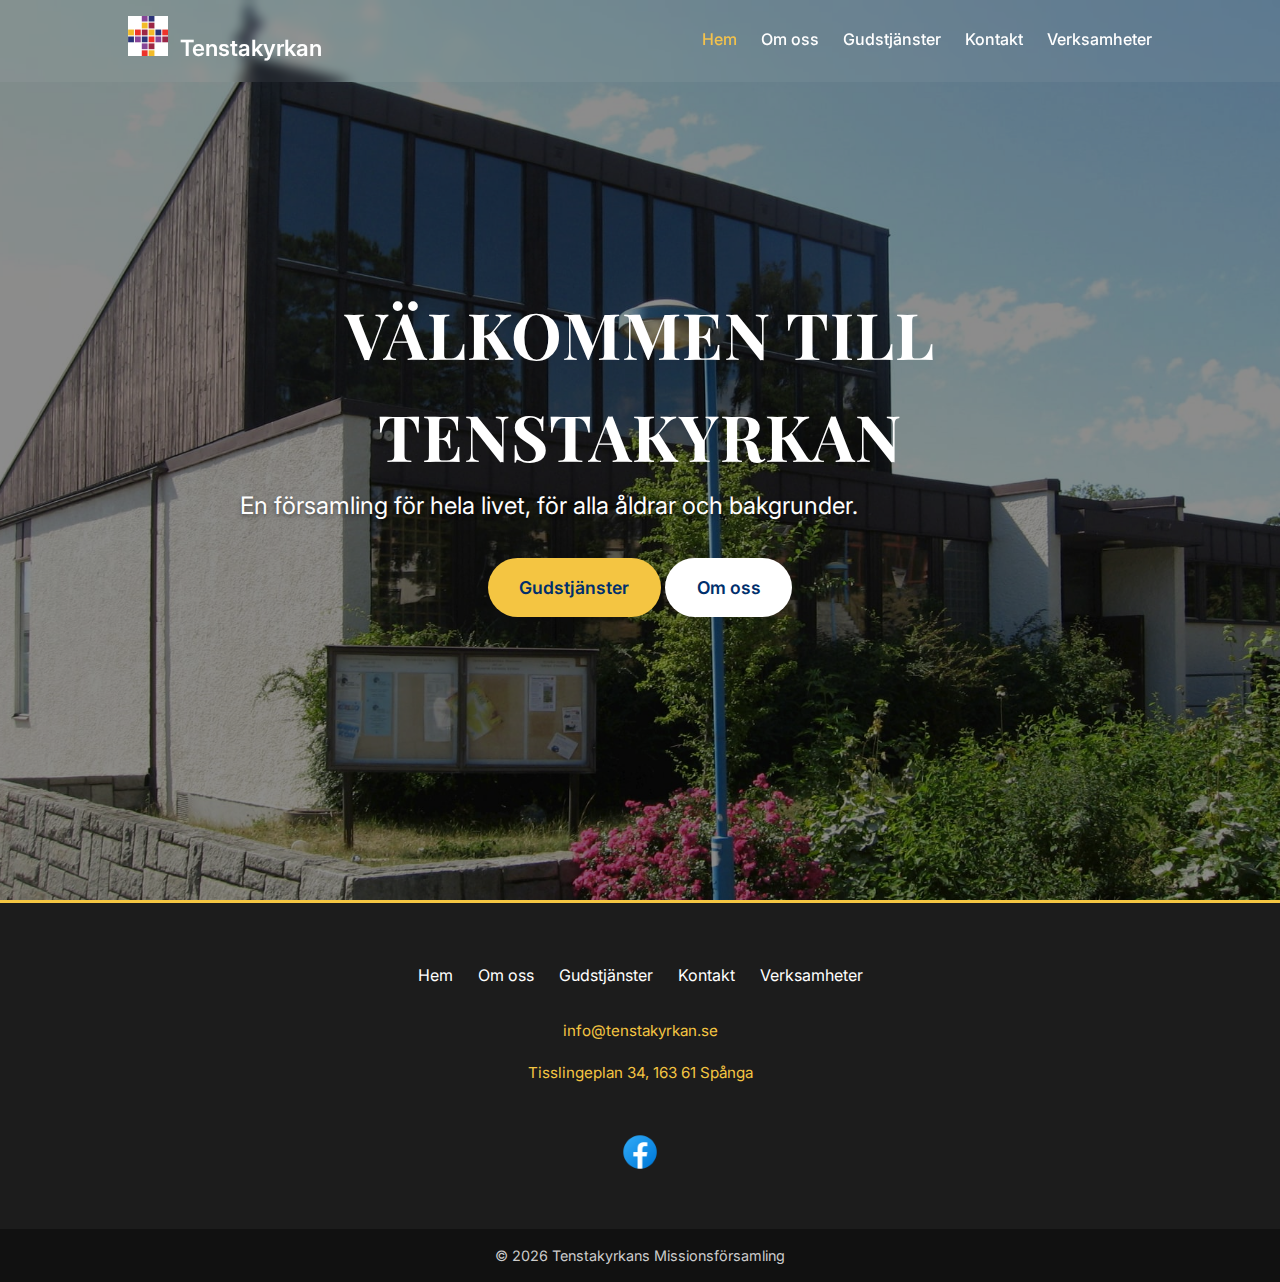
<file: index.html>
<!DOCTYPE html>
<html lang="sv">
<head>
  <meta charset="utf-8">
  <meta name="viewport" content="width=device-width, initial-scale=1">
  <title>Tenstakyrkan – En plats för tro, gemenskap och omsorg</title>
  <meta name="description" content="Välkommen till Tenstakyrkan i Tensta – en plats för tro, gemenskap och omsorg. Här hittar du våra gudstjänster, musikliv och kontaktinformation.">
  <link href="https://fonts.googleapis.com/css2?family=Inter:wght@400;600&family=Playfair+Display:wght@700&display=swap" rel="stylesheet">
  <link rel="stylesheet" href="style.css">
</head>
<body>

<header id="navbar" class="navbar">
  <div class="container nav-container">
    <a href="index.html" class="logo-link">
      <img src="bilder/logga.jpg" alt="Tenstakyrkan logotyp" class="logo">
      <span class="brand-name">Tenstakyrkan</span>
    </a>
    <nav>
      <ul class="nav-links">
        <li><a href="index.html" class="active">Hem</a></li>
        <li><a href="omoss.html">Om oss</a></li>
        <li><a href="gudstjanster.html">Gudstjänster</a></li>
        <li><a href="kontakt.html">Kontakt</a></li>
        <li><a href="verksamheter.html">Verksamheter</a></li>
      </ul>
    </nav>
    <button id="menu-toggle" class="menu-toggle" aria-label="Meny">
  <span></span>
  <span></span>
  <span></span>
</button>
  </div>
</header>

<main>

  <!-- HERO SECTION -->
  <section class="hero">
    <div class="hero-overlay"></div>
    <div class="hero-content container">
      <h1>Välkommen till Tenstakyrkan</h1>
      <p>En församling för hela livet, för alla åldrar och bakgrunder.</p>
      <div class="hero-buttons">
        <a href="gudstjanster.html" class="btn btn-primary">Gudstjänster</a>
        <a href="omoss.html" class="btn btn-secondary">Om oss</a>
      </div>
      
  <a href="#values" aria-label="Scrolla ner">
    <span class="arrow"></span>
  </a>
  </div>
</div>
</section>


</main>

<footer>
  <div class="footer-container">
    <!-- Navigation Links -->
    <nav class="footer-nav">
      <a href="index.html">Hem</a>
      <a href="omoss.html">Om oss</a>
      <a href="gudstjanster.html">Gudstjänster</a>
      <a href="kontakt.html">Kontakt</a>
      <a href="verksamheter.html">Verksamheter</a>
    </nav>

    <!-- Contact & Social -->
    <div class="footer-contact">
      <p><a href="mailto:info@tenstakyrkan.se" class="footer-email">info@tenstakyrkan.se</a></p>
      
      <p>
        <a href="https://www.google.com/maps/dir/?api=1&destination=Tisslingeplan+34,+163+61+Spånga" 
           target="_blank" class="footer-address">
          Tisslingeplan 34, 163 61 Spånga
        </a>
      </p>
<br>
      <div class="footer-social">
        <a href="https://www.facebook.com/Tenstakyrkan" target="_blank" aria-label="Facebook" >
          <img src="bilder/facebook.png" alt="Facebook" class="social-icon">
        </a>
      </div>
    </div>
  </div>

  <!-- Copyright -->
  <div class="footer-bottom">
    © <span id="year"></span> Tenstakyrkans Missionsförsamling
  </div>
</footer>

<script>
  // Auto-update footer year
  document.getElementById("year").textContent = new Date().getFullYear();
</script>



<button id="scrollToTop" class="scroll-top-btn" aria-label="Till toppen">↑</button>

<script src="script.js"></script>

</body>
</html>
</file>
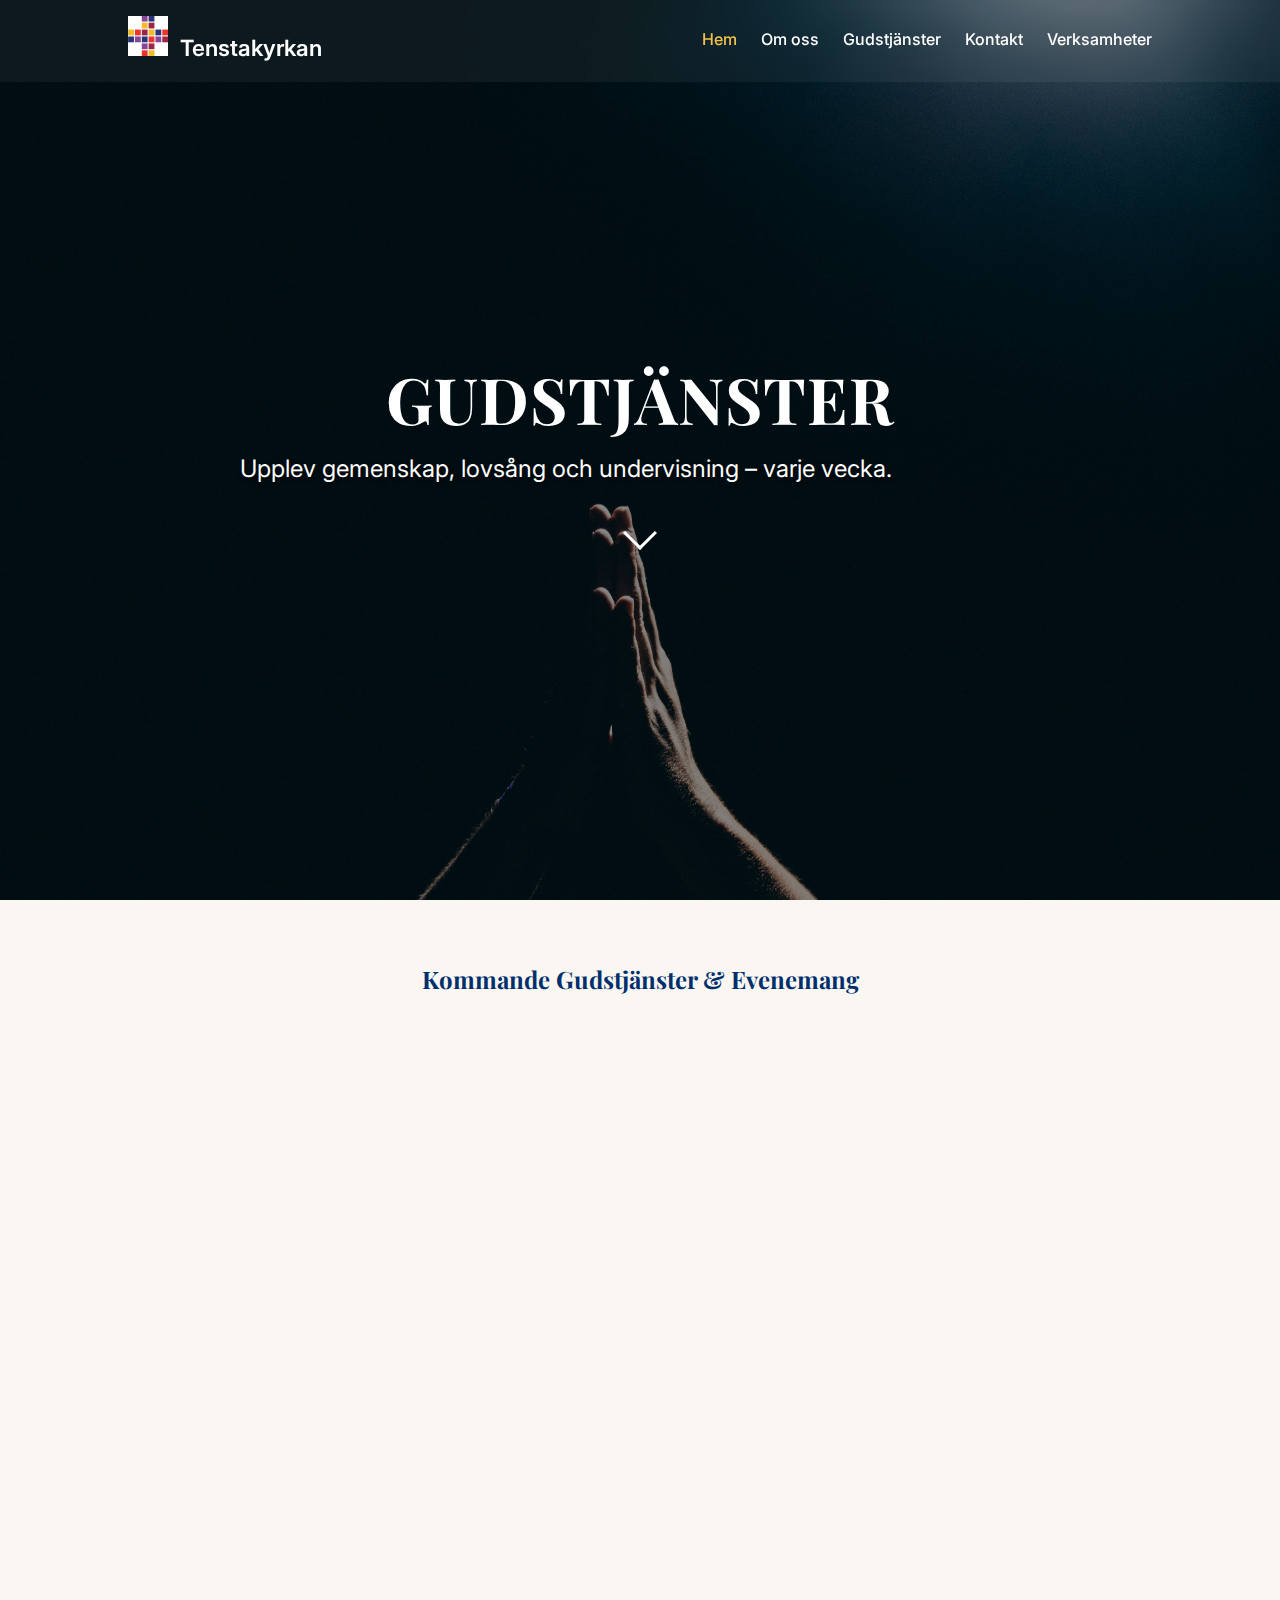
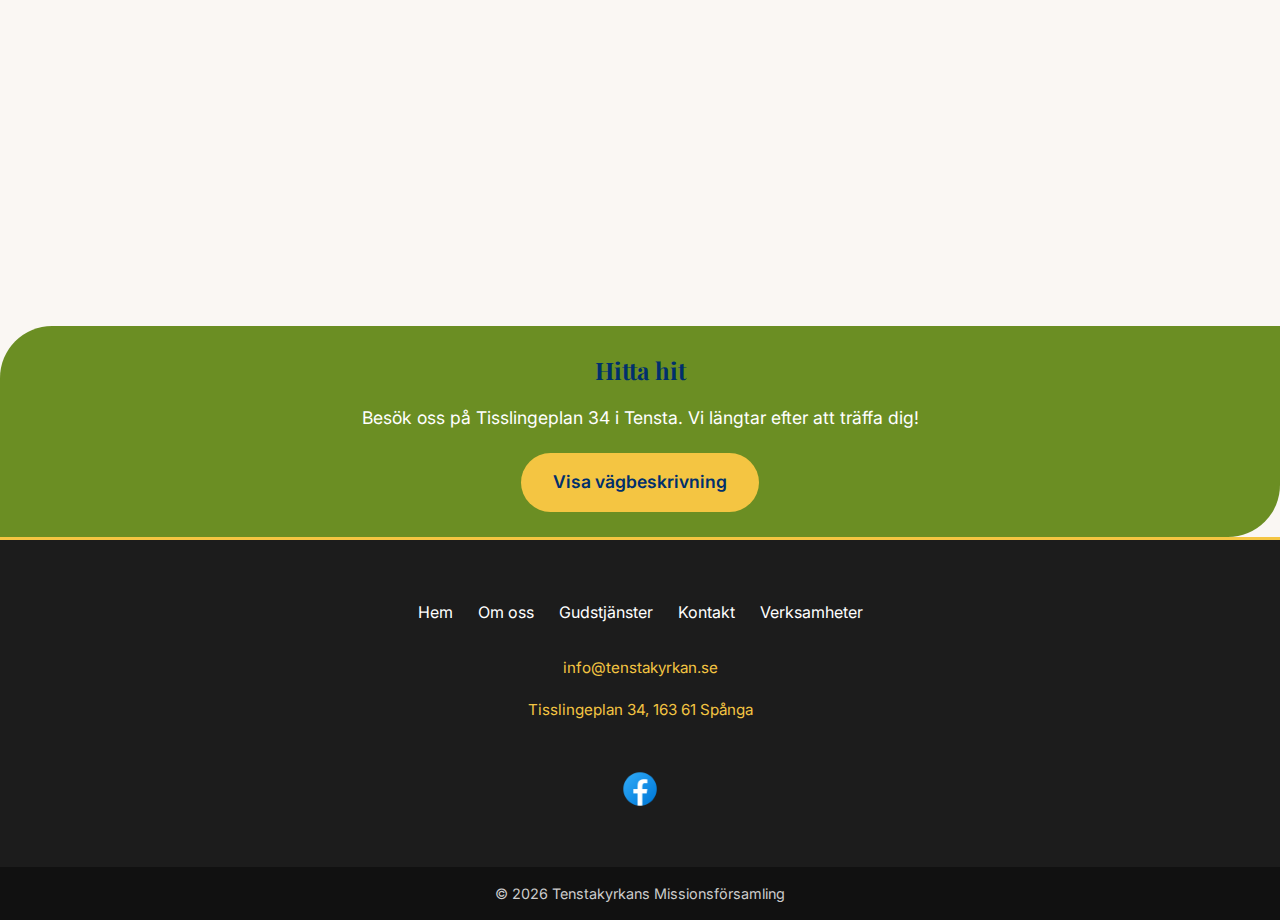
<file: gudstjanster.html>
<!DOCTYPE html>
<html lang="sv">
<head>
  <meta charset="utf-8">
  <meta name="viewport" content="width=device-width, initial-scale=1">
  <title>Gudstjänster & Kalender – Tenstakyrkan</title>
  <meta name="description" content="Se kommande gudstjänster och evenemang i Tenstakyrkan. Alla är välkomna att delta.">
  <link href="https://fonts.googleapis.com/css2?family=Inter:wght@400;600&family=Playfair+Display:wght@700&display=swap" rel="stylesheet">
  <link rel="stylesheet" href="style.css">
</head>
<body>

<header id="navbar" class="navbar">
  <div class="container nav-container">
    <a href="index.html" class="logo-link">
      <img src="bilder/logga.jpg" alt="Tenstakyrkan logotyp" class="logo">
      <span class="brand-name">Tenstakyrkan</span>
    </a>
    <nav>
      <ul class="nav-links">
        <li><a href="index.html" class="active">Hem</a></li>
        <li><a href="omoss.html">Om oss</a></li>
        <li><a href="gudstjanster.html">Gudstjänster</a></li>
        <li><a href="kontakt.html">Kontakt</a></li>
        <li><a href="verksamheter.html">Verksamheter</a></li>
      </ul>
    </nav>
        <button id="menu-toggle" class="menu-toggle" aria-label="Meny">
  <span></span>
  <span></span>
  <span></span>
</button>
  </div>
</header>

<main>
<section class="page-hero small-hero gudstjanster-hero">
  <div class="hero-overlay"></div>
  <div class="hero-content container">
    <h1>Gudstjänster</h1>
    <p>Upplev gemenskap, lovsång och undervisning – varje vecka.</p>
<div class="scroll-down">
  <a href="#calendar" aria-label="Scrolla ner">
    <span class="arrow"></span>
  </a>
</div>
    <a href="#calendar" aria-label="Scrolla ner"></a>
  </div>
</section>

 <section id="calendar" class="fullscreen-section">
    <div class="container">
      <h2>Kommande Gudstjänster & Evenemang</h2>

      
      <!-- Google Calendar Embed -->
<div class="calendar-container">
  <iframe 
    id="church-calendar"
    src="https://calendar.google.com/calendar/embed?src=f4dbb4ea1ddc82f81a4b6fb65bb46bf75fe016896b7ab99d07d507f0b63e1ad8%40group.calendar.google.com&ctz=Europe/Stockholm&hl=sv&mode=WEEK&showTitle=0&showDate=0&showPrint=0&showTabs=0&showCalendars=0&showTz=0&showNav=1&showFooter=0"
    style="border: 0"
    width="100%"
    height="800"
    frameborder="0"
    scrolling="no">
  </iframe>
</div>




      </div>
  </section>



  <section class="cta-section">
    <div class="container">
      <h2>Hitta hit</h2>
      <p>Besök oss på Tisslingeplan 34 i Tensta. Vi längtar efter att träffa dig!</p>
      <a href="https://www.google.com/maps/dir/?api=1&destination=Tisslingeplan+34,+163+61+Spånga" class="btn btn-primary" target="_blank">Visa vägbeskrivning</a>
    </div>
  </section>
</main>

<footer>
  <div class="footer-container">
    <!-- Navigation Links -->
    <nav class="footer-nav">
      <a href="index.html">Hem</a>
      <a href="omoss.html">Om oss</a>
      <a href="gudstjanster.html">Gudstjänster</a>
      <a href="kontakt.html">Kontakt</a>
      <a href="verksamheter.html">Verksamheter</a>
    </nav>

    <!-- Contact & Social -->
    <div class="footer-contact">
      <p><a href="mailto:info@tenstakyrkan.se" class="footer-email">info@tenstakyrkan.se</a></p>
      <p>
        <a href="https://www.google.com/maps/dir/?api=1&destination=Tisslingeplan+34,+163+61+Spånga" 
           target="_blank" class="footer-address">
          Tisslingeplan 34, 163 61 Spånga
        </a>
      </p>
<br>
      <div class="footer-social">
        <a href="https://www.facebook.com/Tenstakyrkan" target="_blank" aria-label="Facebook">
          <img src="bilder/facebook.png" alt="Facebook" class="social-icon">
        </a>
      </div>
    </div>
  </div>

  <!-- Copyright -->
  <div class="footer-bottom">
    © <span id="year"></span> Tenstakyrkans Missionsförsamling
  </div>
</footer>

<script>
  // Auto-update footer year
  document.getElementById("year").textContent = new Date().getFullYear();
</script>


<button id="scrollToTop" class="scroll-top-btn" aria-label="Till toppen">↑</button>

<script src="script.js"></script>
<script>; 
  // Responsive Google Calendar 
document.addEventListener("DOMContentLoaded", function () {
  const iframe = document.getElementById("church-calendar");

  if (window.innerWidth <= 768) {
    newSrc += "&showNav=0&showTitle=0&showTabs=0&showDate=0";
    iframe.style.height = "800px";
  }
});
</script>



</body>
</html>
</file>
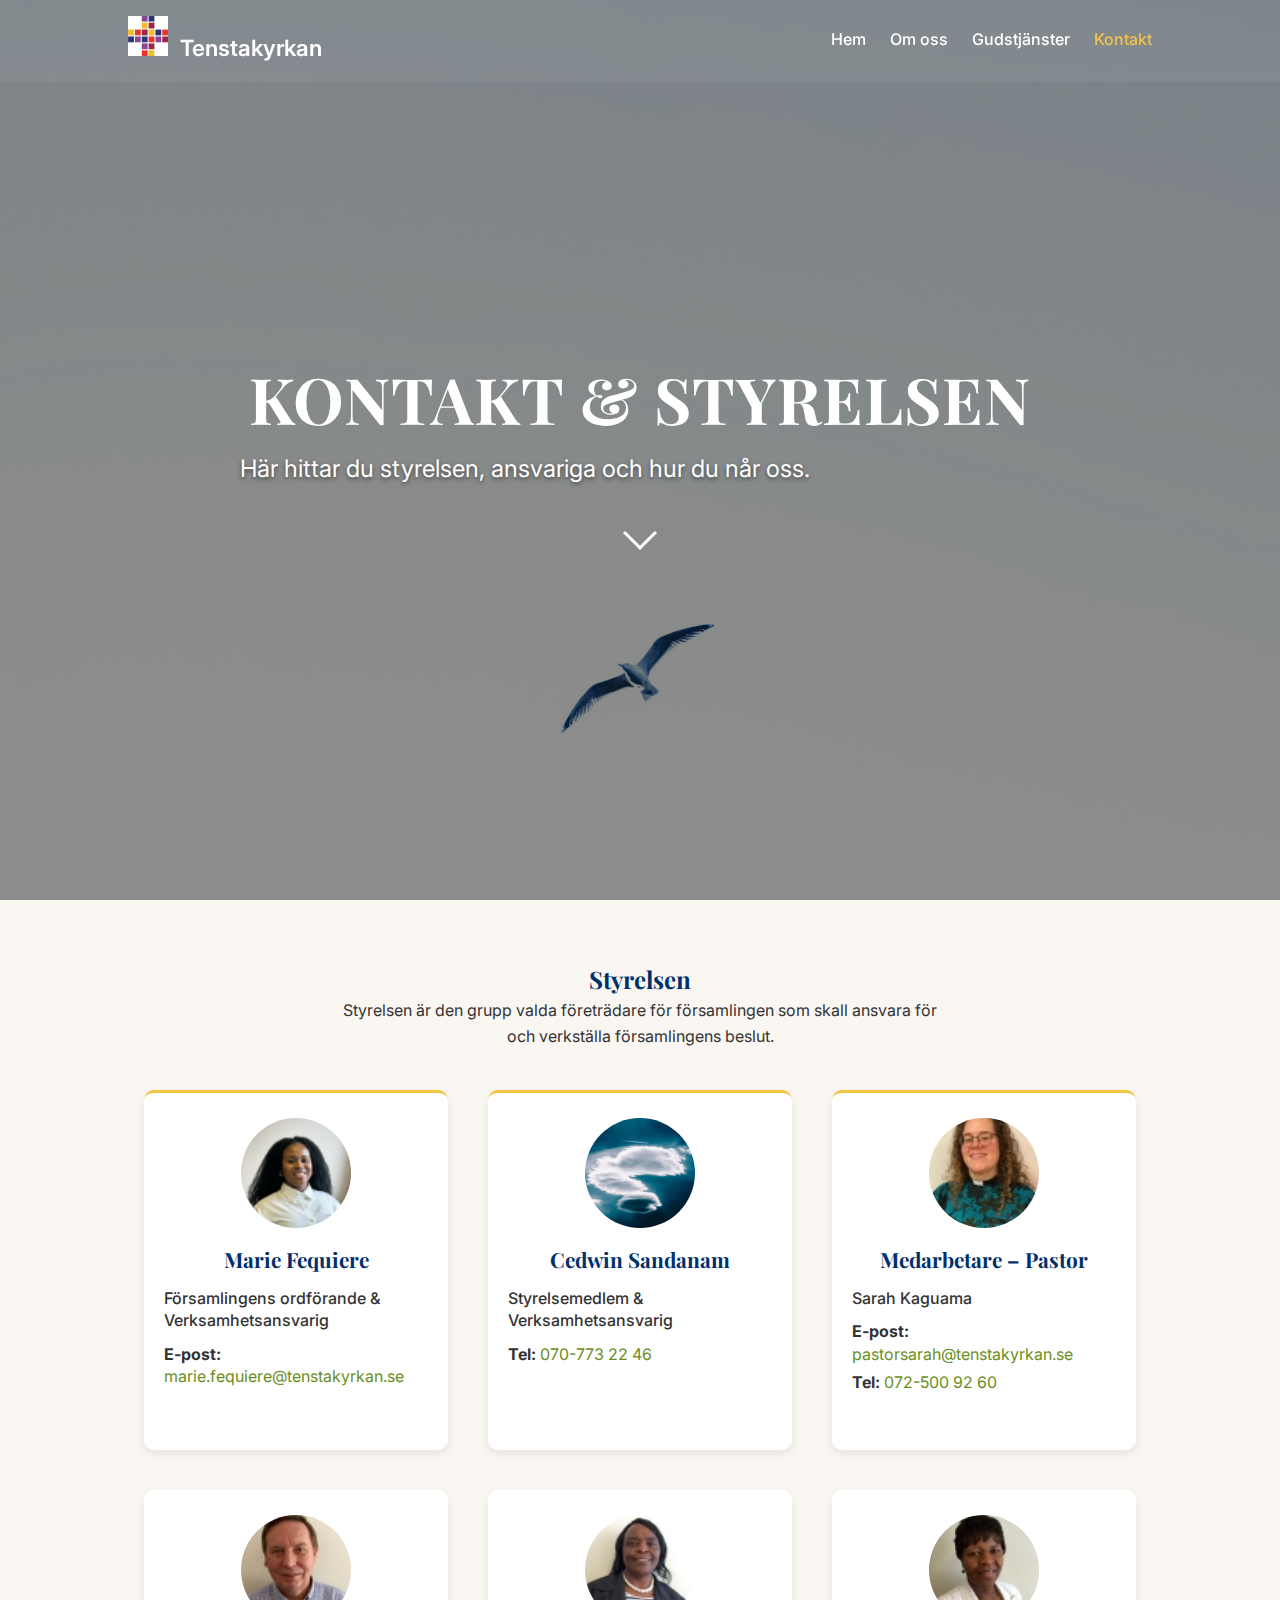
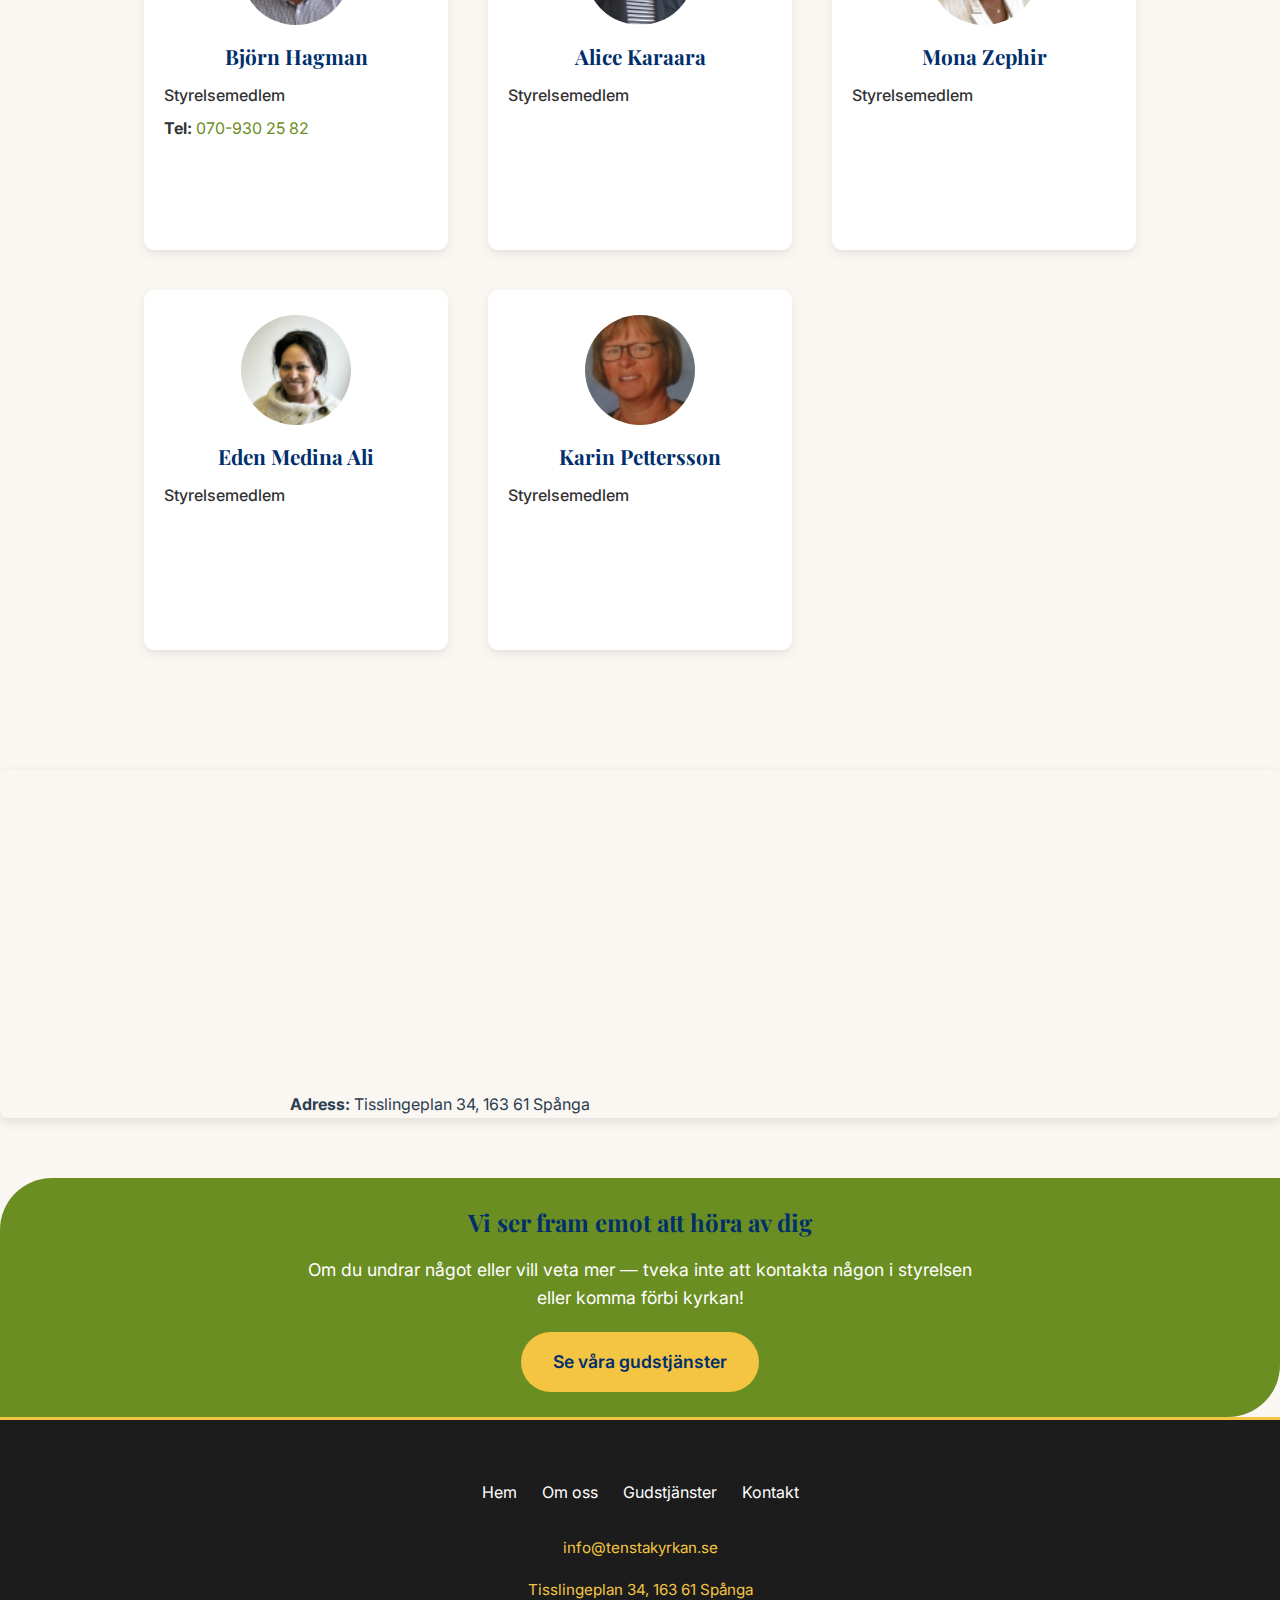
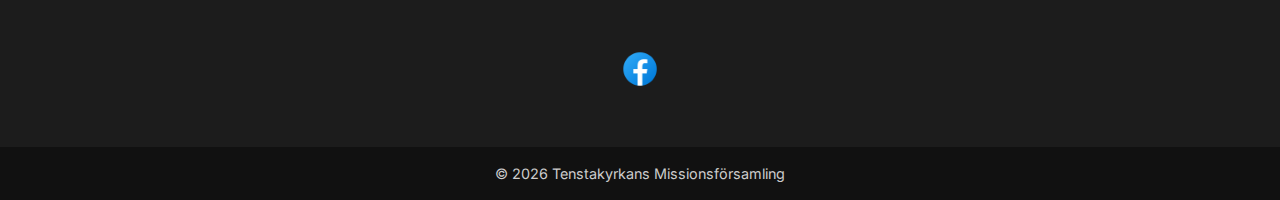
<file: kontakt.html>
<!DOCTYPE html>
<html lang="sv">
<head>
  <meta charset="utf-8">
  <meta name="viewport" content="width=device-width, initial-scale=1">
  <title>Kontakt & Styrelsen – Tenstakyrkan</title>
  <meta name="description" content="Kontaktuppgifter och styrelsen för Tenstakyrkan – välj vem du vill kontakta för olika frågor.">
  <link href="https://fonts.googleapis.com/css2?family=Inter:wght@400;600&family=Playfair+Display:wght@700&display=swap" rel="stylesheet">
  <link rel="stylesheet" href="style.css">
</head>
<body>

<header id="navbar" class="navbar">
  <div class="container nav-container">
    <a href="index.html" class="logo-link">
      <img src="bilder/logga.jpg" alt="Tenstakyrkan logotyp" class="logo">
      <span class="brand-name">Tenstakyrkan</span>
    </a>
    <nav>
      <ul class="nav-links">
        <li><a href="index.html">Hem</a></li>
        <li><a href="omoss.html">Om oss</a></li>
        <li><a href="gudstjanster.html">Gudstjänster</a></li>
        <li><a href="kontakt.html" class="active">Kontakt</a></li>
      </ul>
    </nav>
        <button id="menu-toggle" class="menu-toggle" aria-label="Meny">
  <span></span>
  <span></span>
  <span></span>
</button>
  </div>
</header>

<main>
  <!-- Hero Section -->
  <section class="page-hero small-hero kontakt-hero">
    <div class="hero-overlay"></div>
    <div class="hero-content container">
      <h1>Kontakt & Styrelsen</h1>
      <p>Här hittar du styrelsen, ansvariga och hur du når oss.</p>
      <div class="scroll-down">
        <a href="#board" aria-label="Scrolla ner">
          <span class="arrow"></span>
        </a>
      </div>
    </div>
  </section>

  <!-- Styrelsen Section -->
  <section id="board" class="fullscreen-section board-section">
  <div class="container">
    <h2>Styrelsen</h2>
    <p class="board-intro">
      Styrelsen är den grupp valda företrädare för församlingen som skall ansvara
      för och verkställa församlingens beslut.
    </p>

    <div class="board-grid">

      <!-- 7 Board Members -->
      <div class="board-member special-role">
        <img src="bilder/marie.png" alt="Marie Fequiere">
        <h3>Marie Fequiere</h3>
        <p class="role">Församlingens ordförande & Verksamhetsansvarig</p>
        <p><strong>E-post:</strong> <a href="mailto:marie.fequiere@tenstakyrkan.se">marie.fequiere@tenstakyrkan.se</a></p>
      </div>

      <div class="board-member special-role">
        <img src="bilder/questionmark.jpg" alt="Cedwin Sandanam">
        <h3>Cedwin Sandanam</h3>
        <p class="role">Styrelsemedlem & Verksamhetsansvarig</p>
        <p><strong>Tel:</strong> <a href="tel:+46707732246">070-773 22 46</a></p>
      </div>

            <!-- Medarbetare -->
      <div class="board-member special-role">
        <img src="bilder/sarah.jpg" alt="Sarah Kaguama">
        <h3>Medarbetare – Pastor</h3>
        <p class="name">Sarah Kaguama</p>
        <p><strong>E-post:</strong> <a href="mailto:pastorsarah@tenstakyrkan.se">pastorsarah@tenstakyrkan.se</a></p>
        <p><strong>Tel:</strong> <a href="tel:+46725009260">072-500 92 60</a></p>
      </div>

      <div class="board-member">
        <img src="bilder/björn.jpg" alt="Björn Hagman">
        <h3>Björn Hagman</h3>
        <p class="role">Styrelsemedlem</p>
        <p><strong>Tel:</strong> <a href="tel:+46709302582">070-930 25 82</a></p>
      </div>

      <div class="board-member">
        <img src="bilder/alice.jpg" alt="Alice Karaara">
        <h3>Alice Karaara</h3>
        <p class="role">Styrelsemedlem</p>
      </div>

      <div class="board-member">
        <img src="bilder/mona.jpg" alt="Mona Zephir">
        <h3>Mona Zephir</h3>
        <p class="role">Styrelsemedlem</p>
      </div>

      <div class="board-member">
        <img src="bilder/eden.png" alt="Eden Medina Ali">
        <h3>Eden Medina Ali</h3>
        <p class="role">Styrelsemedlem</p>
      </div>

      <div class="board-member">
        <img src="bilder/karin.jpg" alt="Karin Pettersson">
        <h3>Karin Pettersson</h3>
        <p class="role">Styrelsemedlem</p>
      </div>

    </div>
  </div>
</section>


      <div class="map-container mt-large">
        <iframe
          src="https://www.google.com/maps/embed?pb=!1m18!1m12!1m3!1d1978.1989490438777!2d17.9034979!3d59.3926301!2m3!1f0!2f0!3f0!3m2!1i1024!2i768!4f13.1!3m3!1m2!1s0x465f77b0a7d6b08b%3A0xf3b68951c8748c7!2sTisslingeplan%2034%2C%20163%2061%20Sp%C3%A5nga!5e0!3m2!1ssv!2sse!4v1693831234567"
          width="100%" height="300" style="border:0;" allowfullscreen="" loading="lazy">
        </iframe>
        <p class="address"><strong>Adress:</strong> Tisslingeplan 34, 163 61 Spånga</p>
      </div>
    </div> <!-- end container -->
  </section>

  <!-- CTA Section -->
  <section class="cta-section">
    <div class="container">
      <h2>Vi ser fram emot att höra av dig</h2>
      <p>Om du undrar något eller vill veta mer — tveka inte att kontakta någon i styrelsen eller komma förbi kyrkan!</p>
      <a href="gudstjanster.html" class="btn btn-primary">Se våra gudstjänster</a>
    </div>
  </section>
</main>

<footer>
  <div class="footer-container">
    <!-- Navigation Links -->
    <nav class="footer-nav">
      <a href="index.html">Hem</a>
      <a href="omoss.html">Om oss</a>
      <a href="gudstjanster.html">Gudstjänster</a>
      <a href="kontakt.html">Kontakt</a>
    </nav>

    <!-- Contact & Social -->
    <div class="footer-contact">
      <p><a href="mailto:info@tenstakyrkan.se" class="footer-email">info@tenstakyrkan.se</a></p>
      <p>
        <a href="https://www.google.com/maps/dir/?api=1&destination=Tisslingeplan+34,+163+61+Spånga" 
           target="_blank" class="footer-address">
          Tisslingeplan 34, 163 61 Spånga
        </a>
      </p>
<br>
      <div class="footer-social">
        <a href="https://www.facebook.com/Tenstakyrkan" target="_blank" aria-label="Facebook">
          <img src="bilder/facebook.png" alt="Facebook" class="social-icon">
        </a>
      </div>
    </div>
  </div>

  <!-- Copyright -->
  <div class="footer-bottom">
    © <span id="year"></span> Tenstakyrkans Missionsförsamling
  </div>
</footer>

<script>
  // Auto-update footer year
  document.getElementById("year").textContent = new Date().getFullYear();
</script>

<button id="scrollToTop" class="scroll-top-btn" aria-label="Till toppen">↑</button>
<script src="script.js"></script>
</body>
</html>
</file>
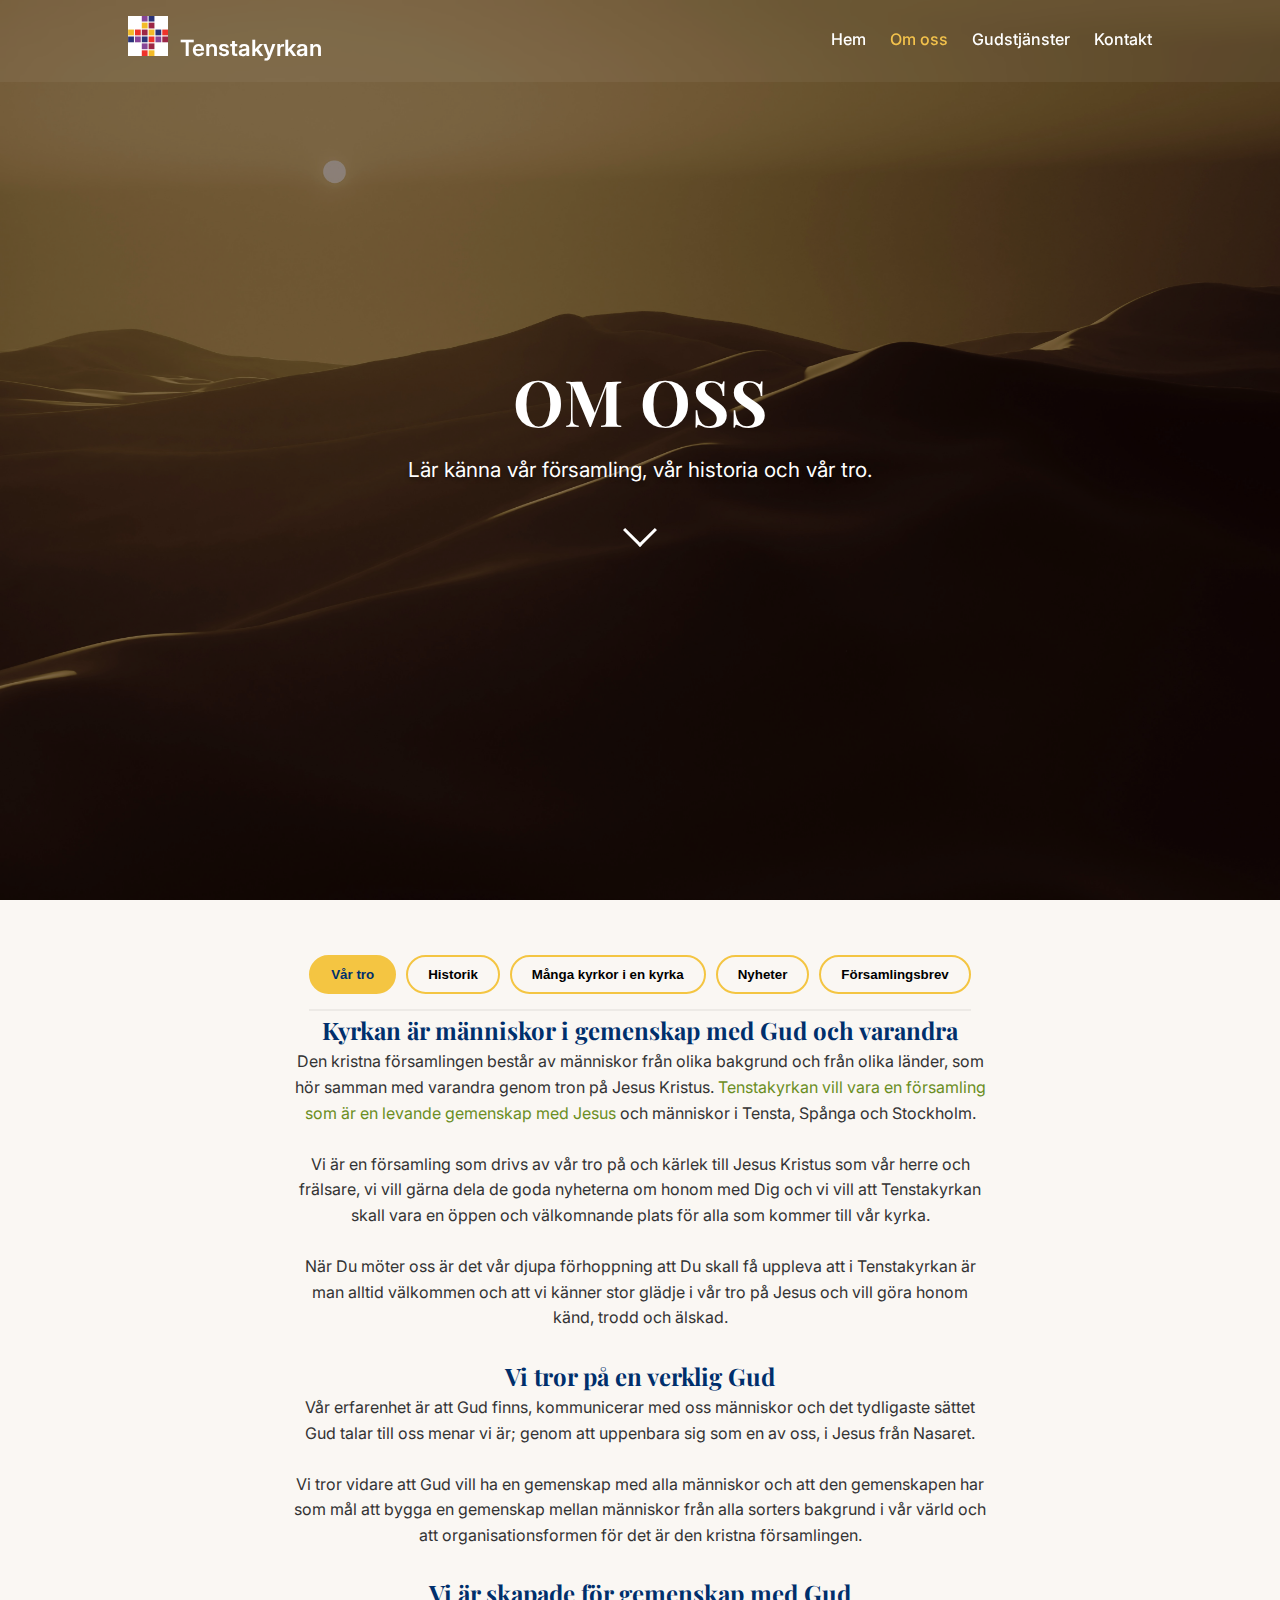
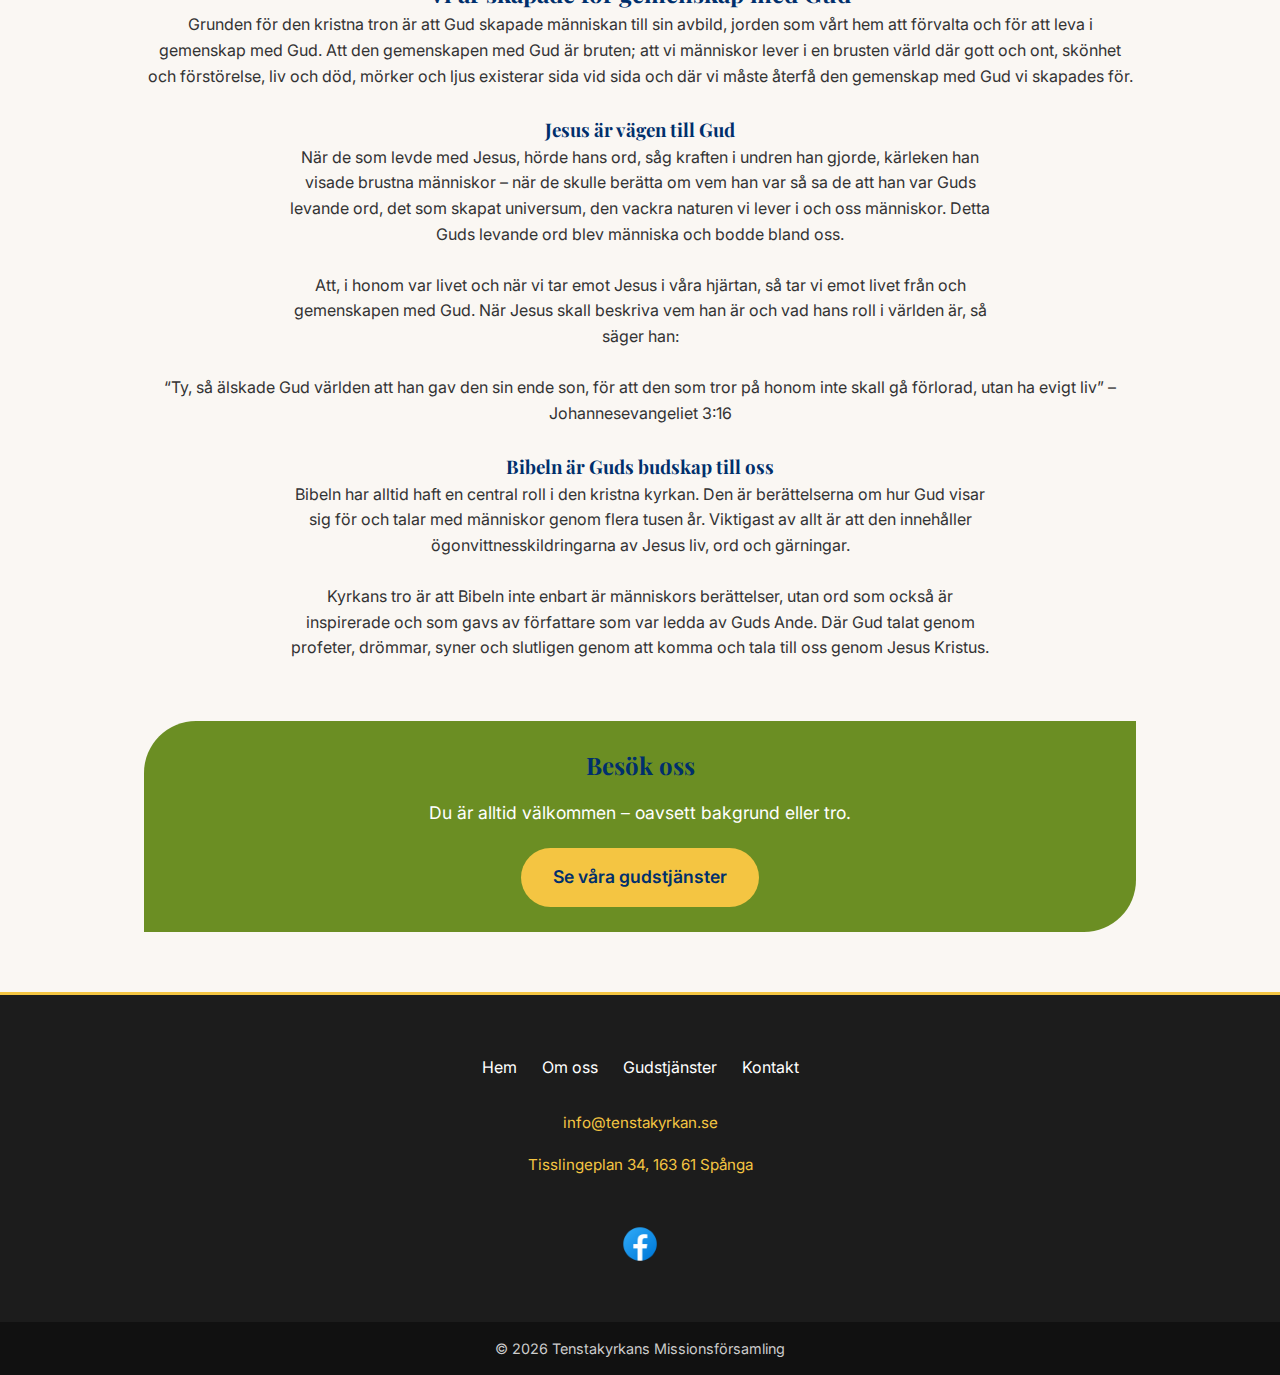
<file: omoss.html>
<!DOCTYPE html>
<html lang="sv">
<head>
  <meta charset="utf-8" />
  <meta name="viewport" content="width=device-width, initial-scale=1" />
  <title>Om oss – Tenstakyrkan</title>
  <meta name="description" content="Läs mer om Tenstakyrkan, vår tro, vår historia och vårt engagemang för Tensta." />
  <link href="https://fonts.googleapis.com/css2?family=Inter:wght@400;600&family=Playfair+Display:wght@700&display=swap" rel="stylesheet" />
  <link rel="stylesheet" href="style.css" />
</head>
<body>

<header id="navbar" class="navbar">
  <div class="container nav-container">
    <a href="index.html" class="logo-link">
      <img src="bilder/logga.jpg" alt="Tenstakyrkan logotyp" class="logo" />
      <span class="brand-name">Tenstakyrkan</span>
    </a>
    <nav>
      <ul class="nav-links">
        <li><a href="index.html">Hem</a></li>
        <li><a href="omoss.html" class="active">Om oss</a></li>
        <li><a href="gudstjanster.html">Gudstjänster</a></li>
        <li><a href="kontakt.html">Kontakt</a></li>
      </ul>
    </nav>
  <button id="menu-toggle" class="menu-toggle" aria-label="Meny">
  <span></span>
  <span></span>
  <span></span>
</button>
  </div>
</header>

<main>
  <!-- HERO -->
  <section class="page-hero small-hero omoss-hero">
    <div class="hero-overlay"></div>
    <div class="hero-content container">
      <h1>Om oss</h1>
      <p>Lär känna vår församling, vår historia och vår tro.</p>
      <div class="scroll-down">
        <a href="#about-nav" aria-label="Scrolla ner">
          <span class="arrow"></span>
        </a>
      </div>
    </div>
  </section>

  <!-- TABS + PANELS (fullscreen section) -->
<section id="about-nav" class="fullscreen-section">

  <!-- Sticky Tabs Row -->
  <div class="tabs" role="tablist" aria-label="Om oss navigering">
    <button class="tab active" role="tab" aria-selected="true"
            aria-controls="tro" data-target="tro">Vår tro</button>
    <button class="tab" role="tab" aria-selected="false"
            aria-controls="historik" data-target="historik">Historik</button>
    <button class="tab" role="tab" aria-selected="false"
            aria-controls="manga" data-target="manga">Många kyrkor i en kyrka</button>
    <button class="tab" role="tab" aria-selected="false"
            aria-controls="nyheter" data-target="nyheter">Nyheter</button>
    <button class="tab" role="tab" aria-selected="false"
            aria-controls="forsamlingsbrev" data-target="forsamlingsbrev">Församlingsbrev</button>
  </div>

  <!-- Content panels are completely separate from the tab row -->
  <div class="tab-panels container">
    <div id="tro" class="tab-content active" role="tabpanel" aria-labelledby="tab-tro">
      
<!-- OM OSS / VÅR TRO -->
<h2>Kyrkan är människor i gemenskap med Gud och varandra</h2>
<p> Den kristna församlingen består av människor från olika bakgrund och från olika länder, som hör samman med varandra genom tron 
på Jesus Kristus. 
<a class="historik" href="https://equmeniakyrkan.se/" target="_blank">Tenstakyrkan vill vara en församling som är en levande 
gemenskap med Jesus</a> och människor i Tensta, Spånga och Stockholm.
<br><br>
Vi är en församling som drivs av vår tro på och kärlek till Jesus Kristus som vår herre och frälsare, 
vi vill gärna dela de goda nyheterna om honom med Dig och vi vill att Tenstakyrkan skall vara en öppen och välkomnande plats för 
alla som kommer till vår kyrka.
<br><br>
När Du möter oss är det vår djupa förhoppning att Du skall få uppleva att i Tenstakyrkan är man alltid välkommen och att 
vi känner stor glädje i vår tro på Jesus och vill göra honom känd, trodd och älskad.</p>
<br>

      <h2>Vi tror på en verklig Gud</h2> <p>Vår erfarenhet är att Gud finns, kommunicerar med oss människor och det tydligaste sättet Gud talar till oss menar vi är; genom att uppenbara sig som en av oss, i Jesus från Nasaret.</p> 
      <br><p>Vi tror vidare att Gud vill ha en gemenskap med alla människor och att den gemenskapen har som mål att bygga en 
        gemenskap mellan människor från alla sorters bakgrund i vår värld och att organisationsformen för det är den kristna 
        församlingen.</p>
      <br>
        
      <h2>Vi är skapade för gemenskap med Gud</h2>
      Grunden för den kristna tron är att Gud skapade människan till sin avbild, jorden som vårt hem att förvalta och för att leva i gemenskap med Gud. 
      Att den gemenskapen med Gud är bruten; att vi människor lever i en brusten värld där gott och ont, skönhet och förstörelse, 
      liv och död, mörker och ljus existerar sida vid sida och där vi måste återfå den gemenskap med Gud vi skapades för.
    </p> 
    <br>
    
    <h3>Jesus är vägen till Gud</h3> 
    <p>När de som levde med Jesus, hörde hans ord, såg kraften i undren han gjorde, kärleken han visade brustna människor 
      – när de skulle berätta om vem han var så sa de att han var Guds levande ord, det som skapat universum, den vackra naturen
      vi lever i och oss människor. Detta Guds levande ord blev människa och bodde bland oss.
<br>  
  <br> Att, i honom var livet och när vi tar emot Jesus i våra hjärtan, så tar vi emot livet från och gemenskapen med Gud. 
  När Jesus skall beskriva vem han är och vad hans roll i världen är, så säger han:
    </p> 
      
      <blockquote><br>“Ty, så älskade Gud världen att han gav den sin ende son, för att den som tror på honom inte skall gå förlorad, utan ha evigt liv” – Johannesevangeliet 3:16</blockquote> 
        
        <br><h3>Bibeln är Guds budskap till oss</h3> 
        
        <p>Bibeln har alltid haft en central roll i den kristna kyrkan. Den är berättelserna om hur Gud visar sig för och talar 
          med människor genom flera tusen år. Viktigast av allt är att den innehåller ögonvittnesskildringarna av Jesus liv, 
          ord och gärningar.</p> 
        <br>
        <p>Kyrkans tro är att Bibeln inte enbart är människors berättelser, utan ord som också är inspirerade och som gavs av 
          författare som var ledda av Guds Ande. Där Gud talat genom profeter, drömmar, syner och slutligen genom att komma och 
          tala till oss genom Jesus Kristus.</p> </div>

<!-- HISTORIK -->

<div id="historik" class="tab-content" role="tabpanel" aria-labelledby="tab-historik">
      
<h2>Rötter i 1800-talets frihetsrörelser i Sverige</h2>

Tenstakyrkan tillhör det kristna samfundet <a class="historik" href="https://equmeniakyrkan.se/" target="_blank">Equmeniakyrkan</a>, 
vilket är ett samfund, som skapades av Svenska Missionskyrkan,Metodistkyrkan och Baptistkyrkan. <br><br> 
Vår församling tillhör den protestantiska grenen av den kristna tron och har sina rötter i det som brukar kallas den svenska 
folkväckelsen under andra hälften av 1800-talet och första hälften av 1900-talet. 
Denna folkrörelse var en av de första frihetsrörelserna i Sverige under denna tid och en av de första demokratiska rörelserna i 
vårt land. Med tiden bildades ett antal kyrkosamfund ur denna rörelse. 
Ett av dessa var Svenska Missionsförbundet/Svenska Missionskyrkan, numera Equmeniakyrkan, som Tenstakyrkans Missionsförsamling är 
en del av. <br><br> 
En bärande tanke i folkväckelsen var att alla de som tror på Jesus är Guds söner och döttrar, 
kungar och präster i Guds rike. Av det följde en insikt att alla Guds barn har lika stor rätt att yttra sig i församlingen, 
fattig som rik. Den fattiga torpargumman hade lika stor rösträtt som godsherren och det gav i sin tur en insikt om att det borde 
vara lika demokratisk rösträtt i samhället som i församlingen. <br><br>
På så sätt blev frikyrkan en del av det moderna Sveriges födelse.</p> 
<br>
<h3>Tenstakyrkan</h3> 
<p>Tenstakyrkans Missionsförsamling har sina rötter i flera församlingar i Spånga och i början av 1970-talet bestämde sig 
  Missionsförsamlingen att bygga sin nya kyrka i det nya Tensta. 1973 stod kyrkan färdig på Tisslingeplan 30-34.<br><br> 
  Genom åren har Tenstakyrkan varit hem åt olika kristna församlingar, vars medlemmar fått fly från länder i Levanten och 
  Mellanöstern, där kristna än i dag är svårt förföljda. Det har gjort att en mycket speciell gemenskap mellan kristna i olika 
  kyrkofamiljer har vuxit fram i Tenstakyrkan. <br><br>Utmärkande för Tenstakyrkans Missionsförsamling är det sociala arbete som drivits 
  i olika former under åren i Tensta.</p> 
<br>
<h3>På väg mot 50 år i Tensta</h3> 
<p>Kyrkobyggnaden har funnits i Tensta under 43 år, församlingen är över hundra år gammal, vi siktar mot 50 år i Tensta och än 
  fler år i tjänst för Jesus på denna vår plats på jorden. Utmaningarna är stora, men med Guds hjälp kommer vi kunna fortsätta 
  att vara en del av samhället i Tensta och Spånga, få förkunna om Jesus Kristus för våra medmänniskor och genom Guds nåd så 
  hoppas vi kunna vara en frihetsrörelse även i framtiden.</p>
</div>

<!-- MÅNGA KYRKORK I EN KYRKA --> 

<div id="manga" class="tab-content" role="tabpanel" aria-labelledby="tab-manga">
      <h2>Tenstakyrkan är en kyrka som innehåller många kyrkor!</h2>
Redan när Tenstakyrkan stod klar som kyrkobyggnad 1973 så var den inte bara ett hem för Tenstakyrkans Missionsförsamling, 
utan Svenska kyrkan bedrev verksamhet utifrån vår kyrkobyggnad redan första året i Tensta. <br><br> 
Genom åren har kristna organisationer som KFUM/KFUK och Ungdom med uppgift haft verksamhet och kontorslokaler i kyrkan. 
Men, det dominerande inslaget har varit många olika församlingar från olika kyrkliga traditioner som firat gudstjänster och 
bedrivit verksamhet i våra lokaler genom åren.
</p><br> 
<h3>Kristna från hela världen</h3> 
<p>Svenska kyrkan har funnits till och från i våra lokaler genom åren. Även en romsk pingstförsamling. 
  Men, de församlingar som verkat längst tid hos oss och som vi har en särskilt nära relation med är den syrisk ortodoxa 
  församlingen i Tensta, den syrisk katolska församlingen och en koptisk församling. <br><br> 
  Numera gläds vi med våra syrisk ortodoxa bröder och systrar som byggt färdigt sin egna kyrkobyggnad i Tensta och samtidigt 
  fortsätter vi våra goda relationer med den församlingen. Den katolska och koptiska församlingen lever vidare sitt liv 
  tillsammans med oss i Tenstakyrkan. Det är en välsignelse för oss att kunna sambruka kyrkobyggnaden med våra trossyskon.</p> 
<br>  
<h3>En ovanlig profil</h3> 
<p>På detta sätt har Tenstakyrkans Missionsförsamling en ovanlig profil inom 
  <a class="historik" href="https://equmeniakyrkan.se/" target="_blank">Equmeniakyrkan</a>, 
som mångkulturell församling som dessutom lever ett nära liv med trossyskon från en orientalisk kristen tradition - 
där vi delar glädje och sorg med kristna som kommer ur förföljelse för sin tros skull. <br><br> 
Tillsammans vill vi visa att kristna hör samman och att vi tillsammans kan vara ett tecken som Jesus talar om:</p> 
<br><br> 
<blockquote>"Jag ber att de alla skall vara ett, och att såsom du, Fader, är i mig och jag i dig, också de skall vara i oss, 
  för att världen skall tro att du har sänt mig." - Johannesevangeliet 17:21</blockquote>
</div>

<!-- NYHETER -->
    
<div id="nyheter" class="tab-content" role="tabpanel" aria-labelledby="tab-nyheter">
      <h2>Nyheter</h2>
      <p>Håll utkik här för kommande evenemang och senaste nytt från Tenstakyrkan.</p>
      <div id="news-container" class="news-grid"></div>
   </div>

<!-- FÖRSAMLINGSBREV -->
    
<div id="forsamlingsbrev" class="tab-content" role="tabpanel" aria-labelledby="tab-forsamlingsbrev">
  <h2>Församlingsbrev</h2>
  <p>Ladda ner våra senaste församlingsbrev och håll dig uppdaterad om vad som händer i kyrkan.</p>

  <div class="letters-list">
    <a href="http://www.tenstakyrkan.se/download.do?ug=Mastereditor&f=F%C3%B6rsamlingsbrev+4-2020.pdf" target="_blank" class="letter-link"><span class="icon">📄</span> Församlingsbrev nr 4 2020</a>
    <a href="http://www.tenstakyrkan.se/download.do?ug=Mastereditor&f=F%C3%B6ramlingsbrev+1-2020.pdf" target="_blank" class="letter-link"><span class="icon">📄</span> Församlingsbrev våren 2020</a>
    <a href="http://www.tenstakyrkan.se/download.do?ug=Mastereditor&f=f%C3%B6rsamlingsbrev+v%C3%A5r-19.pdf" target="_blank" class="letter-link"><span class="icon">📄</span> Församlingsbrev våren 2019</a>
    <a href="http://www.tenstakyrkan.se/download.do?ug=Mastereditor&f=F%C3%B6rsamlingsbrev+2018.4.pdf" target="_blank" class="letter-link"><span class="icon">📄</span> Församlingsbrev vintern 2019</a>
    <a href="http://www.tenstakyrkan.se/download.do?ug=Mastereditor&f=F%C3%B6rsamlingsbrev+sommaren+2018.pdf" target="_blank" class="letter-link"><span class="icon">📄</span> Församlingsbrev sommaren 2018</a>
    <a href="http://www.tenstakyrkan.se/download.do?ug=Mastereditor&f=F%C3%B6rsamlingsbrev+2018.1a.docx" target="_blank" class="letter-link"><span class="icon">📄</span> Församlingsbrev våren 2018 – dubbelsidigt format</a>
    <a href="http://www.tenstakyrkan.se/download.do?ug=Mastereditor&f=F%C3%B6rsamlingsbrev+2018.1b.docx" target="_blank" class="letter-link"><span class="icon">📄</span> Församlingsbrev våren 2018 – enkelsidigt format</a>
    <a href="http://www.tenstakyrkan.se/download.do?ug=Mastereditor&f=F%C3%B6rsamlingsbrev+2017.4a.docx" target="_blank" class="letter-link"><span class="icon">📄</span> Församlingsbrevet julen 2017 – dubbelsidigt format</a>
    <a href="http://www.tenstakyrkan.se/download.do?ug=Mastereditor&f=F%C3%B6rsamlingsbrev+2017.4b.docx" target="_blank" class="letter-link"><span class="icon">📄</span> Församlingsbrev julen 2017 – enkelsidigt format</a>
    <a href="http://www.tenstakyrkan.se/download.do?ug=Mastereditor&f=F%C3%B6rsamlingsbrev+2017.3a.docx" target="_blank" class="letter-link"><span class="icon">📄</span> Församlingsbrevet hösten 2017 – dubbelsidigt format</a>
    <a href="http://www.tenstakyrkan.se/download.do?ug=Mastereditor&f=F%C3%B6rsamlingsbrev+2017.3b.docx" target="_blank" class="letter-link"><span class="icon">📄</span> Församlingsbrevet hösten 2017 – enkelsidigt format</a>
    <a href="http://www.tenstakyrkan.se/download.do?ug=Mastereditor&f=F%C3%B6rsamlingsbrev+2017.2a.docx" target="_blank" class="letter-link"><span class="icon">📄</span> Församlingsbrev sommaren 2017 – dubbelsidigt format</a>
    <a href="http://www.tenstakyrkan.se/download.do?ug=Mastereditor&f=F%C3%B6rsamlingsbrev+2017.2b.docx" target="_blank" class="letter-link"><span class="icon">📄</span> Församlingsbrev sommaren 2017 – enkelsidigt format</a>
    <a href="http://www.tenstakyrkan.se/download.do?ug=Mastereditor&f=F%C3%B6rsamlingsbrev+2017.1.docx" target="_blank" class="letter-link"><span class="icon">📄</span> Församlingsbrev våren 2017 – dubbelsidigt format</a>
    <a href="http://www.tenstakyrkan.se/download.do?ug=Mastereditor&f=F%C3%B6rsamlingsbrev+2017.1b.docx" target="_blank" class="letter-link"><span class="icon">📄</span> Församlingsbrev våren 2017 – enkelsidigt format</a>
    <a href="http://www.tenstakyrkan.se/download.do?ug=Mastereditor&f=F%C3%B6rsamlingsbrev+2016.3.docx" target="_blank" class="letter-link"><span class="icon">📄</span> Församlingsbrev vintern 2016–17 – dubbelsidigt format</a>
    <a href="http://www.tenstakyrkan.se/download.do?ug=Mastereditor&f=F%C3%B6rsamlingsbrev+2016.3b.docx" target="_blank" class="letter-link"><span class="icon">📄</span> Församlingsbrev vintern 2016–17 – enkelsidigt format</a>
    <a href="http://www.tenstakyrkan.se/download.do?ug=Mastereditor&f=F%C3%B6rsamlingsbrev+2016.2.docx" target="_blank" class="letter-link"><span class="icon">📄</span> Församlingsbrev hösten 2016 – dubbelsidigt format</a>
    <a href="http://www.tenstakyrkan.se/download.do?ug=Mastereditor&f=F%C3%B6rsamlingsbrev+2016.3.docx" target="_blank" class="letter-link"><span class="icon">📄</span> Församlingsbrev hösten 2016 – enkelsidigt format</a>
    <a href="http://www.tenstakyrkan.se/download.do?ug=Mastereditor&f=F%C3%B6rsamlingsbrev+2016.1.B.docx" target="_blank" class="letter-link"><span class="icon">📄</span> Församlingsbrev våren 2016</a>
    <a href="http://www.tenstakyrkan.se/download.do?ug=Mastereditor&f=F%C3%B6rsamlingsbrev+2015.4b.docx" target="_blank" class="letter-link"><span class="icon">📄</span> Församlingsbrev jul och vinter 2015 och 2016</a>
  </div>
</div>




<!-- VITTNESBÖRD 

    <div id="vittnesbord" class="tab-content" role="tabpanel" aria-labelledby="tab-vittnesbord">
      <h2>Vittnesbörd</h2>
      <p>Läs berättelser om hur Gud har påverkat ...</p>
    </div>
  </div>
</section>
-->


<!-- BESÖK OSS -->

  <section class="cta-section">
    <div class="container">
      <h2>Besök oss</h2>
      <p>Du är alltid välkommen – oavsett bakgrund eller tro.</p>
      <a href="gudstjanster.html" class="btn btn-primary">Se våra gudstjänster</a>
    </div>
  </section>
</main>

<footer>
  <div class="footer-container">
    <!-- Navigation Links -->
    <nav class="footer-nav">
      <a href="index.html">Hem</a>
      <a href="omoss.html">Om oss</a>
      <a href="gudstjanster.html">Gudstjänster</a>
      <a href="kontakt.html">Kontakt</a>
    </nav>

    <!-- Contact & Social -->
    <div class="footer-contact">
      <p><a href="mailto:info@tenstakyrkan.se" class="footer-email">info@tenstakyrkan.se</a></p>
      <p>
        <a href="https://www.google.com/maps/dir/?api=1&destination=Tisslingeplan+34,+163+61+Spånga" 
           target="_blank" class="footer-address">
          Tisslingeplan 34, 163 61 Spånga
        </a>
      </p>
<br>
      <div class="footer-social">
        <a href="https://www.facebook.com/Tenstakyrkan" target="_blank" aria-label="Facebook">
          <img src="bilder/facebook.png" alt="Facebook" class="social-icon">
        </a>
      </div>
    </div>
  </div>

  <!-- Copyright -->
  <div class="footer-bottom">
    © <span id="year"></span> Tenstakyrkans Missionsförsamling
  </div>
</footer>

<script>
  // Auto-update footer year
  document.getElementById("year").textContent = new Date().getFullYear();
</script>

<button id="scrollToTop" class="scroll-top-btn" aria-label="Till toppen">↑</button>

<script src="script.js"></script>

<script>
document.addEventListener("DOMContentLoaded", () => {
  const tabs = document.querySelectorAll(".tabs .tab");
  const panels = document.querySelectorAll(".tab-content");

  function activate(targetId) {
    tabs.forEach(t => { t.classList.remove("active"); t.setAttribute("aria-selected","false"); });
    panels.forEach(p => p.classList.remove("active"));
    const btn = document.querySelector(`.tab[data-target="${targetId}"]`);
    const panel = document.getElementById(targetId);
    if (btn) { btn.classList.add("active"); btn.setAttribute("aria-selected","true"); }
    if (panel) { panel.classList.add("active"); }
  }

  document.querySelector(".tabs")?.addEventListener("click", e => {
    const btn = e.target.closest(".tab");
    if (!btn) return;
    activate(btn.dataset.target);
  });

  // Keyboard navigation
  tabs.forEach((btn, i) => {
    btn.addEventListener("keydown", e => {
      if (e.key === "ArrowRight") tabs[(i+1)%tabs.length].focus();
      if (e.key === "ArrowLeft")  tabs[(i-1+tabs.length)%tabs.length].focus();
    });
  });

  // Smooth scroll for hero arrow
  document.querySelector(".scroll-down a")?.addEventListener("click", e => {
    e.preventDefault();
    document.querySelector("#about-nav").scrollIntoView({ behavior: "smooth", block: "start" });
  });
});

document.addEventListener("DOMContentLoaded", async () => {
  const sheetUrl = "https://docs.google.com/spreadsheets/d/e/2PACX-1vQq1Q-8ukSEqAglEFws7_ZKkvxFVOVDhbMtvGkm5JLN4W0-JCXXuDOHjXKz21Ka2BNDtZamwPsOBpvW/pub?output=csv";
  try {
    const response = await fetch(sheetUrl);
    const data = await response.text();
    const rows = data.split("\n").slice(1);
    const container = document.getElementById("news-container");
    if (!container) return;
    container.innerHTML = "";
    rows.forEach(row => {
      if (!row.trim()) return;
      const [datum="", titel="", beskrivning="", bild=""] = row.split(",");
      const card = document.createElement("div");
      card.className = "news-card";
      const img = (bild && /^https?:\/\//i.test(bild)) ? `<img src="${bild}" alt="${titel}" style="width:100%; border-radius:8px; margin-bottom:10px;">` : "";
      card.innerHTML = `${img}<h3>${titel.trim()}</h3><small>${datum.trim()}</small><p>${beskrivning.trim()}</p>`;
      container.appendChild(card);
    });
  } catch (e) {
    console.error("Kunde inte ladda nyheter:", e);
  }
});
</script>

</body>
</html>
</file>
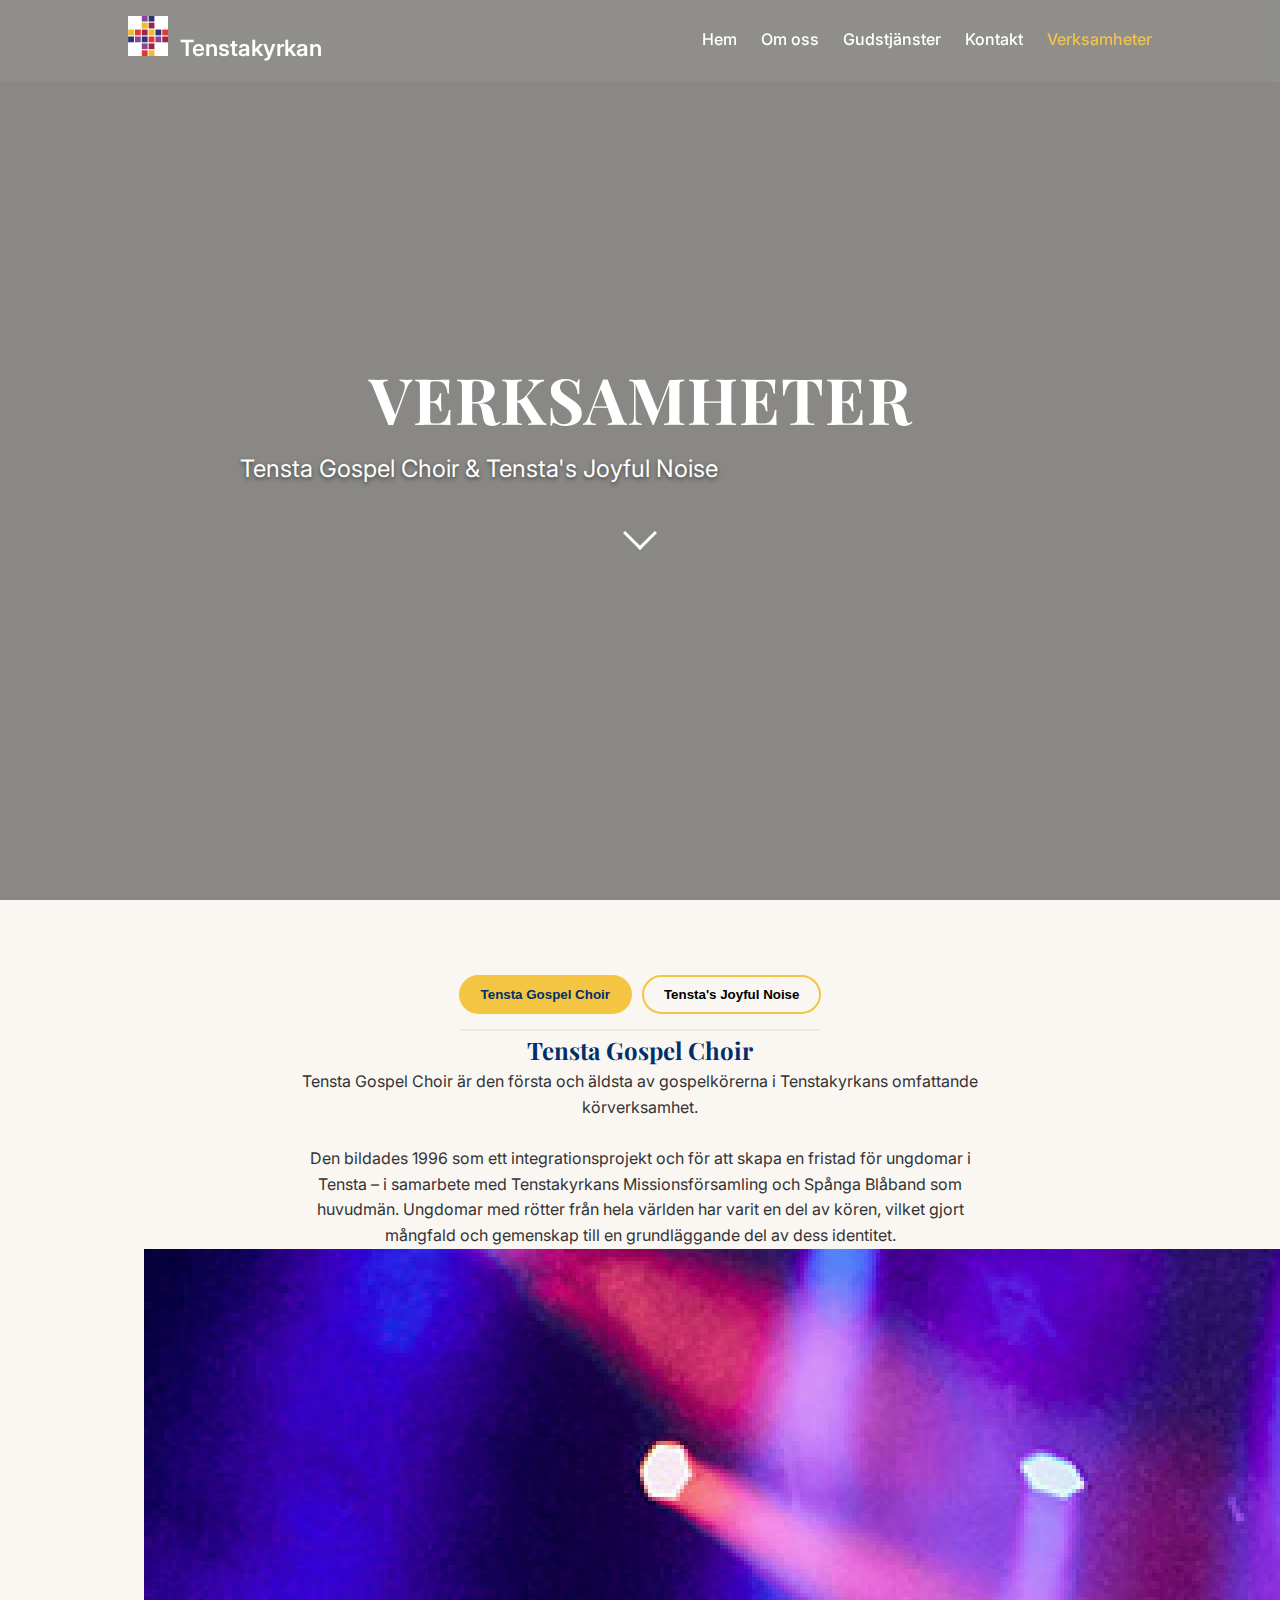
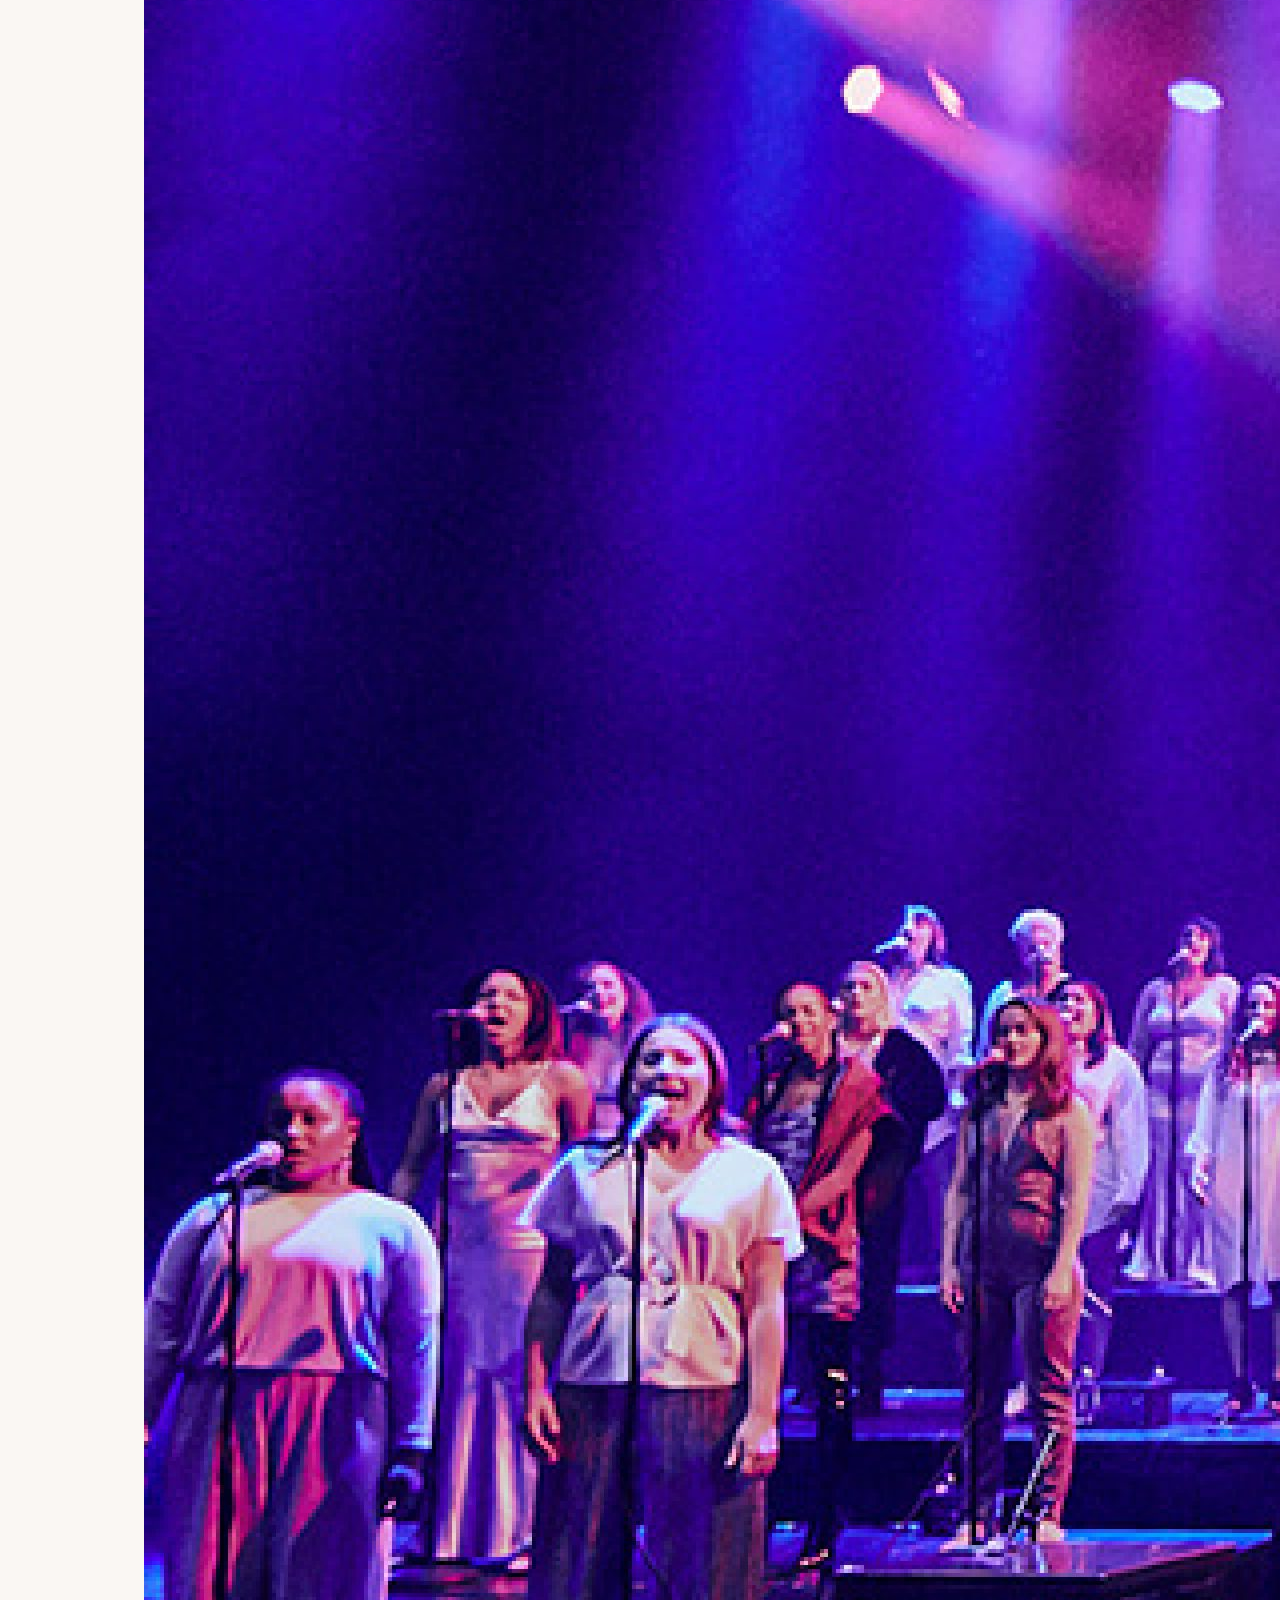
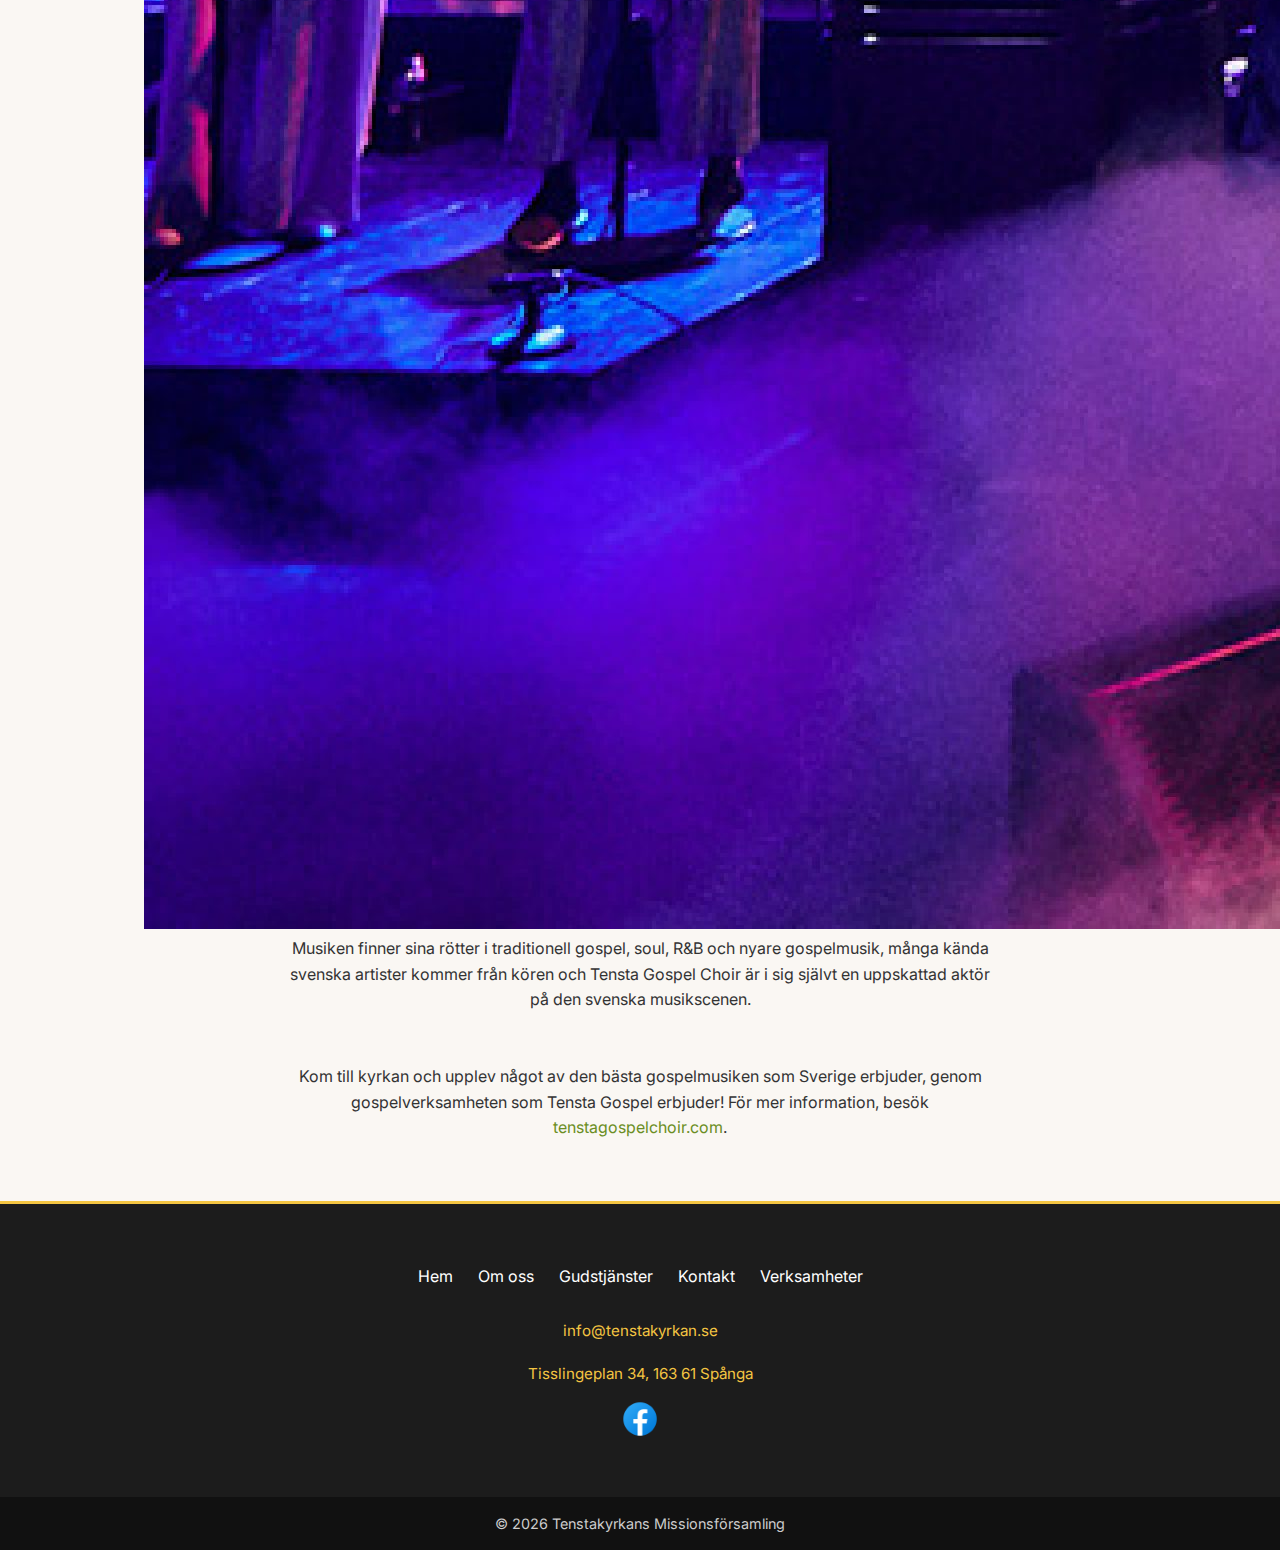
<file: verksamheter.html>
<!DOCTYPE html>
<html lang="sv">
<head>
  <meta charset="utf-8">
  <meta name="viewport" content="width=device-width, initial-scale=1">
  <title>Verksamheter – Tenstakyrkan</title>
  <meta name="description" content="Här hittar du information om Tenstakyrkans verksamheter, som Tensta Gospel Choir och Tensta's Joyful Noise.">
  <link href="https://fonts.googleapis.com/css2?family=Inter:wght@400;600&family=Playfair+Display:wght@700&display=swap" rel="stylesheet">
  <link rel="stylesheet" href="style.css">
</head>
<body>

<header id="navbar" class="navbar">
  <div class="container nav-container">
    <a href="index.html" class="logo-link">
      <img src="bilder/logga.jpg" alt="Tenstakyrkan logotyp" class="logo">
      <span class="brand-name">Tenstakyrkan</span>
    </a>
    <nav>
      <ul class="nav-links">
        <li><a href="index.html">Hem</a></li>
        <li><a href="omoss.html">Om oss</a></li>
        <li><a href="gudstjanster.html">Gudstjänster</a></li>
        <li><a href="kontakt.html">Kontakt</a></li>
        <li><a href="verksamheter.html" class="active">Verksamheter</a></li>
      </ul>
    </nav>
    <button id="menu-toggle" class="menu-toggle" aria-label="Meny">
      <span></span>
      <span></span>
      <span></span>
    </button>
  </div>
</header>    

<main>
  <!-- HERO SECTION -->
  <section class="page-hero small-hero verksamheter-hero">
    <div class="hero-overlay"></div>
    <div class="hero-content container">
      <h1>Verksamheter</h1>
      <p>Tensta Gospel Choir & Tensta's Joyful Noise</p>
      <div class="scroll-down">
        <a href="#verksamhets-nav" aria-label="Scrolla ner">
          <span class="arrow"></span>
        </a>
      </div>
    </div>
  </section>

  <!-- TABS + CONTENT -->
  <section id="verksamhets-nav" class="fullscreen-section">
    <div class="tabs" role="tablist" aria-label="Verksamheter navigering">
      <button class="tab active" role="tab" aria-selected="true"
              aria-controls="tensta-gospel-choir" data-target="tensta-gospel-choir">
        Tensta Gospel Choir
      </button>
      <button class="tab" role="tab" aria-selected="false"
              aria-controls="tensta-joyful-noise" data-target="tensta-joyful-noise">
        Tensta's Joyful Noise
      </button>
    </div>

    <div class="tab-panels container">
      <!-- Tensta Gospel Choir -->
      <div id="tensta-gospel-choir" class="tab-content active" role="tabpanel" aria-labelledby="tab-tensta-gospel-choir">
        <h2>Tensta Gospel Choir</h2>
        <p>Tensta Gospel Choir är den första och äldsta av gospelkörerna i Tenstakyrkans omfattande körverksamhet. <br><br>
        
        Den bildades 1996 som ett integrationsprojekt och för att skapa en fristad för ungdomar i Tensta – 
        i samarbete med Tenstakyrkans Missionsförsamling och Spånga Blåband som huvudmän. 
        Ungdomar med rötter från hela världen har varit en del av kören, vilket gjort mångfald och gemenskap 
        till en grundläggande del av dess identitet.</p>
<div class="joyful-image">
  <img src="bilder/tenstachoir.jpg" alt="Tensta's Joyful Noise kör" class="joyful-photo">
</div>
        <p>Musiken finner sina rötter i traditionell gospel, soul, R&B och nyare gospelmusik,
            många kända svenska artister kommer från kören och Tensta Gospel Choir är i sig självt en 
            uppskattad aktör på den svenska musikscenen.</p><br><br>

        <p>Kom till kyrkan och upplev något av den bästa gospelmusiken som Sverige erbjuder, genom gospelverksamheten som Tensta Gospel erbjuder! 
        För mer information, besök 
        <a class="historik" href="https://www.tenstagospelchoir.com/" target="_blank">tenstagospelchoir.com</a>.</p>
      </div>

      <!-- Tensta's Joyful Noise -->
      <div id="tensta-joyful-noise" class="tab-content" role="tabpanel" aria-labelledby="tab-tensta-joyful-noise">
        <h2>Tensta's Joyful Noise</h2>
        <p>Tensta Joyful Noise (TJN) startades 2011 som en del av Tensta Gospel-verksamheten. 
        Kören består mest av unga vuxna och är en mötesplats för människor från olika delar av Stockholm 
        som delar sin passion för gospelmusik. 
        De sjunger på gehör och inspireras av både old school- och new school-gospel.</p>
<div class="joyful-image">
  <img src="bilder/joyful.jpg" alt="Tensta's Joyful Noise kör" class="joyful-photo">
</div>
        <p>Kom och lyssna på Tensta Joyful Noise och upplev en unik blandning av glädje, gemenskap och musik!</p><br><br>

        <p>Kontakta oss via <a href="mailto:tenstajoyfulnoise@gmail.com" class="footer-email">tenstajoyfulnoise@gmail.com</a></p><br>

        <div class="footer-social">
          <a href="https://www.facebook.com/tenstasjoyfulnoise" target="_blank" aria-label="Facebook">
            <img src="bilder/facebook.png" alt="Facebook" class="social-icon">
          </a>
          <a href="https://www.instagram.com/tenstajoyfulnoise/" target="_blank" aria-label="Instagram">
            <img src="bilder/instagram.png" alt="Instagram" class="social-icon">
          </a>
        </div>
      </div>
    </div>
  </section>
</main>

<footer>
  <div class="footer-container">
    <nav class="footer-nav">
      <a href="index.html">Hem</a>
      <a href="omoss.html">Om oss</a>
      <a href="gudstjanster.html">Gudstjänster</a>
      <a href="kontakt.html">Kontakt</a>
      <a href="verksamheter.html">Verksamheter</a>
    </nav>
    <div class="footer-contact">
      <p><a href="mailto:info@tenstakyrkan.se" class="footer-email">info@tenstakyrkan.se</a></p>
      <p><a href="https://www.google.com/maps/dir/?api=1&destination=Tisslingeplan+34,+163+61+Spånga" 
           target="_blank" class="footer-address">Tisslingeplan 34, 163 61 Spånga</a></p>
      <div class="footer-social">
        <a href="https://www.facebook.com/Tenstakyrkan" target="_blank" aria-label="Facebook">
          <img src="bilder/facebook.png" alt="Facebook" class="social-icon">
        </a>
      </div>
    </div>
  </div>
  <div class="footer-bottom">
    © <span id="year"></span> Tenstakyrkans Missionsförsamling
  </div>
</footer>

<button id="scrollToTop" class="scroll-top-btn" aria-label="Till toppen">↑</button>
<script src="script.js"></script>

<script>
  // Auto-update footer year
  document.getElementById("year").textContent = new Date().getFullYear();
</script>

</body>
</html>
</file>
<file: style.css>
/* ---------- GLOBAL ---------- */
* { margin: 0; padding: 0; box-sizing: border-box; }
body {
  font-family: 'Inter', sans-serif;
  background-color: #faf7f3;
  color: #333;
  line-height: 1.6;
}
html {
  scroll-behavior: smooth;
}

h1, h2, h3, section {
  text-align: center;
}

p {
  text-align: left; /* easier reading for large blocks of text */
  max-width: 700px;
  margin: 0 auto;
}
/* ----- CENTER ALL TEXT & HEADERS ----- */



h1, h2, h3 {
  font-family: 'Playfair Display', serif;
  color: #002F6C; /* default dark blue */
}

.hero-content h1,
.hero-content h2,
.hero-content h3 {
  color: #fff; /* white only in hero sections */
}

.container {
  width: 90%;
  max-width: 1100px;
  margin: auto;
}

a {
  text-decoration: none; /* remove all underlines */
  color: inherit;
  transition: color 0.3s ease, font-weight 0.3s ease;
}

a:hover {
  color: #F4C542; /* warm gold highlight */
}

.historik {
    color: #6B8E23;
}

/* ---------- NAVBAR ---------- */
.navbar {
  position: fixed;
  width: 100%;
  top: 0;
background: rgba(255, 255, 255, 0.05); /* subtle transparency at top */
backdrop-filter: blur(6px); /* slight blur gives a modern feel */
  display: flex;
  justify-content: center;
  z-index: 10000;
  transition: background 0.3s ease, box-shadow 0.3s ease;

}

.navbar.scrolled {
  background: #fff;
  box-shadow: 0 4px 8px rgba(0,0,0,0.08);
}

.nav-container {
  display: flex;
  align-items: center;
  justify-content: space-between;
  padding: 1rem 0;
}

.logo {
  height: 40px;
  margin-right: 0.5rem;
}

.brand-name {
  font-size: 1.4rem;
  font-weight: 600;
  color: #fff;
}

.navbar.scrolled .brand-name {
  color: #2c3e50;
}

.nav-links {
  list-style: none;
  display: flex;
  gap: 1.5rem;
    position: relative;
  padding-bottom: 3px;
}

.nav-links a {
  color: #fff;
  font-weight: 500;
  transition: color 0.3s ease;
}

.nav-links a::after {
  content: '';
  position: absolute;
  left: 0;
  bottom: 0;
  width: 0%;
  height: 2px;
  background-color: #F4C542; /* gold highlight */
  transition: width 0.3s ease;
}

.navbar.scrolled .nav-links a { color: #2c3e50; }

.nav-links a:hover,
.nav-links a.active { color: #f3c24c; }



/* ----- UNIQUE PAGE THEMES ----- */
.omoss-hero {
  background: url('bilder/desert.jpg') center/cover no-repeat;
}

.gudstjanster-hero {
  background: url('bilder/pray.jpg') center/cover no-repeat;
}

.kontakt-hero {
  background: url('bilder/kontakttenstakyrkan.jpg') center/cover no-repeat;
}

/* --- HAMBURGER (closed) --- */
.menu-toggle {
  display: none;                 /* shown at <=768px in your media query */
  flex-direction: column;
  align-items: center;
  justify-content: center;
  gap: 6px;                      /* spacing between bars when CLOSED */
  width: 40px;
  height: 32px;
  background: none;
  border: none;
  padding: 0;
  margin: 0;
  line-height: 1;
  cursor: pointer;
  appearance: none;
  -webkit-appearance: none;
  -moz-appearance: none;
  z-index: 1100;
}

.menu-toggle span {
  display: block;
  height: 3px;
  width: 100%;
  background: #fff;              /* white on hero */
  border-radius: 3px;
  transition: transform 0.25s ease, opacity 0.2s ease, background-color 0.2s ease;
}

/* color swap after scroll */
.navbar.scrolled .menu-toggle span { background: #2c3e50; }

/* --- HAMBURGER (open → overlay bars into an X) --- */
.menu-toggle.open {
  position: relative;
  gap: 0;                         /* remove spacing so bars can overlap */
}

.menu-toggle.open span {
  position: absolute;
  left: 0;
  top: 50%;
  transform-origin: center;
}

/* top bar -> \ */
.menu-toggle.open span:nth-child(1) {
  transform: translateY(-50%) rotate(45deg);
}

/* middle bar hidden */
.menu-toggle.open span:nth-child(2) {
  opacity: 0;
}

/* bottom bar -> / */
.menu-toggle.open span:nth-child(3) {
  transform: translateY(-50%) rotate(-45deg);
}

/* ---------- HERO ---------- */
.hero {
  height: 100vh;
  background: url('bilder/kyrka.jpg') center/cover no-repeat;
  display: flex;
  align-items: center;
  justify-content: center;
  text-align: center;
  position: relative;
  color: #fff;
  overflow: hidden;
   background-attachment: fixed; /* adds parallax feel on desktop */
}

.hero-overlay {
  position: absolute;
  top: 0; left: 0; right: 0; bottom: 0;
  background: rgba(0,0,0,0.45);
}

.hero-content {
  position: relative;
  z-index: 2;
  animation: fadeInUp 1s ease forwards;
}

.hero-content h1 {
  font-size: 3.5rem;
  font-weight: 700;
  text-transform: uppercase;
  letter-spacing: 1px;
  animation: fadeInUp 1s ease-out forwards;
  color: #fff; /* Keep title fully white */
}


.hero-content p {
  font-size: 1.3rem;
  font-weight: 400;
  margin: 0 auto 2rem auto;
  max-width: 600px;
  color: #fefefe; /* ✅ Brighter white for readability */
  text-shadow: 0 2px 4px rgba(0, 0, 0, 0.5); /* ✅ adds subtle shadow for contrast */
  animation: fadeInUp 1.2s ease-out forwards;
}

/* ---------- OM OSS HERO FIX ---------- */
.omoss-hero .hero-content p {
  font-size: 1.3rem;
  font-weight: 400;
  margin: 0 auto 2rem auto;
  max-width: 600px;
  color: #fefefe !important; /* force bright white */
  text-shadow: 0 2px 4px rgba(0, 0, 0, 0.5); /* subtle shadow for contrast */
  animation: fadeInUp 1.2s ease-out forwards;
  text-align: center;
}


/* Animate the hero text */
@keyframes fadeInUp {
  0% { opacity: 0; transform: translateY(30px); }
  100% { opacity: 1; transform: translateY(0); }
}

.btn {
  display: inline-block;
  padding: 0.9em 1.8em;
  border-radius: 50px;
  font-weight: 600;
  font-size: 1.1rem;
  transition: transform 0.3s ease, background 0.3s ease;
}

.btn-primary {
  background: #F4C542;
  color: #002F6C;
}

.btn-primary:hover {
  background: #e3b23fd3;
  color: #002F6C;
}

.btn-secondary {
  background: #fff;
  color: #002F6C;
}

.btn-secondary:hover {
  background: #f1f1f1d2;
  color: #002F6C;
}




/* ----- SCROLL TO TOP BUTTON ----- */
.scroll-top-btn {
  position: fixed;
  cursor: pointer;
  bottom: 30px;
  right: 30px;
  width: 45px;
  height: 45px;
  border-radius: 50%;
  background: #F4C542;
  color: #002F6C;
  font-size: 1.5rem;
  border: none;
  box-shadow: 0 4px 10px rgba(0,0,0,0.2);
  display: flex !important;
  opacity: 0;
  justify-content: center;
  align-items: center;
  transition: opacity 0.3s ease, transform 0.3s ease;
  z-index: 99999; /* 👈 SUPER HIGH to stay above all overlays */
}


.scroll-top-btn:hover {
  transform: translateY(-4px);
  background: #e3b33f;
}


/* ----- SCROLL DOWN ARROW ----- */
.scroll-down {
  margin-top: 30px;
  animation: bounce 2s infinite;
}

.scroll-down .arrow {
  display: inline-block;
  width: 24px;
  height: 24px;
  border-left: 3px solid #fff;
  border-bottom: 3px solid #fff;
  transform: rotate(-45deg);
}

@keyframes bounce {
  0%, 20%, 50%, 80%, 100% { transform: translateY(0); }
  40% { transform: translateY(6px); }
  60% { transform: translateY(3px); }
}


/* nyheter */
.news-grid {
  display: grid;
  grid-template-columns: repeat(auto-fit, minmax(280px, 1fr));
  gap: 20px;
  margin-top: 20px;
}

.news-card {
  background: white;
  padding: 15px;
  border-radius: 8px;
  box-shadow: 0 4px 10px rgba(0,0,0,0.05);
  text-align: left;
  transition: transform 0.2s ease;
}

.news-card:hover {
  transform: translateY(-3px);
}

.news-card h3 {
  margin-bottom: 5px;
  color: #002F6C;
}

.news-card p {
  font-size: 0.95rem;
}


/* Page Hero (smaller than home hero) */
.page-hero.small-hero {
  height: 100vh;
  display: flex;
  align-items: center;
  justify-content: center;
  text-align: center;
  background-attachment: fixed;
}

.fullscreen-section {
  min-height: 100vh;
  display: flex;
  align-items: center;
  justify-content: center;
  flex-direction: column;
  padding: 60px 20px;
  background: #faf7f3; /* light background for contrast */
}


/* SCROLL ANIMATION EFFECT */
/* ------------------------- */
.scroll-fade {
  opacity: 0;
  transform: translateY(30px);
  transition: all 0.7s ease;
}

.scroll-fade.visible {
  opacity: 1;
  transform: translateY(0);
}

.event-grid {
  display: grid;
  gap: 20px;
  grid-template-columns: repeat(auto-fit, minmax(280px, 1fr));
  margin-top: 40px;
}

.event-card {
  background: #fff;
  padding: 20px;
  border-radius: 8px;
  box-shadow: 0 2px 5px rgba(0,0,0,0.08);
  border-left: 6px solid #F4C542; /* gold accent */
}

.cta-section {
  background: #6B8E23;
  color: #fff;
  text-align: center;
  padding: 25px;
  margin-top: 60px;
  border-radius: 52px 0 52px 0;
}

.cta-section h2 {
  margin-bottom: 15px;
}

.cta-section p {
  text-align: center; /* ✅ force text to center */
  margin-bottom: 20px;
  font-size: 1.1rem;
}

.cta-section .btn-primary {
  background: #F4C542;
  color: #002F6C;
}

/* ----- ABOUT SECTION ----- */
.about-section {
  background: #faf7f3;
}

.about-section h2 {
  font-size: 2.2rem;
  margin-bottom: 20px;
  color: #002F6C;
}

.about-section p {
  max-width: 700px;
  margin: 10px auto;
  font-size: 1.1rem;
  line-height: 1.7;
}

#read-more-btn {
  margin-top: 30px;
}

/* Hidden read-more content */
.read-more-content {
  max-width: 800px;
  margin: 40px auto 0 auto;
  display: none;
  text-align: left;
}

.read-more-content h2, 
.read-more-content h3 {
  margin-top: 20px;
  color: #2c3e50;
}

.read-more-content blockquote {
  margin: 20px auto;
  padding: 15px;
  background: #f9f3e6;
  border-left: 5px solid #F4C542;
  font-style: italic;
  max-width: 600px;
}

/* ----- ABOUT TABS ----- */
.about-tabs {
  display: flex;
  flex-wrap: wrap;
  justify-content: center;
  gap: 10px;
  margin-bottom: 30px;
  position: sticky;      /* make it stick */
  top: 80px;             /* adjust this so it sits nicely below your navbar */
  background: #faf7f3;   /* same as your page background */
  padding: 10px 0;
  z-index: 10;           /* so it stays above tab content */
}

#about-nav {
  padding-top: 40px;
}

.tab-panels {
  margin-top: 30px; /* spacing below tabs */
}

.tab-panel {
  display: none;
  animation: fadeIn 0.6s ease;
}

.tab-panel.active {
  display: block;
}

.tab-panel h2 {
  margin-bottom: 15px;
  color: #002F6C;
}

.tabs {
  position: sticky;
  top: 80px; /* height of your navbar */
  z-index: 100;
  background: #faf7f3;
  display: flex;
  justify-content: center;
  gap: 10px;
  padding: 15px 0;
  border-bottom: 2px solid rgba(0, 0, 0, 0.05);
}


.tabs.stuck {
  box-shadow: 0 2px 6px rgba(0,0,0,0.08);
}

.tab {
  border: 2px solid #F4C542;
  background: transparent;
  padding: 10px 20px;
  border-radius: 25px;
  font-weight: 600;
  cursor: pointer;
  transition: background 0.3s ease, color 0.3s ease;
}

.tab:hover {
  background: #fff6d5;
}

.tab.active {
  background: #F4C542;
  color: #002F6C;
}

.tab-content {
  display: none;
  animation: fadeIn 0.3s ease;
}

/* Center single-line paragraphs in tab sections */
.tab-content > p {
  text-align: center;
  margin-left: auto;
  margin-right: auto;
}


.tab-content.active {
  display: block;
}

@keyframes fadeIn {
  from { opacity: 0; transform: translateY(10px); }
  to { opacity: 1; transform: translateY(0); }
}


/* ---------- CALENDAR SECTION ---------- */
.calendar-container iframe::-webkit-scrollbar {
  display: block; /* clean look, no scrollbars */
}

.calendar-container {
  position: relative;
  overflow: hidden;
  max-width: 1200px;
  margin: 0 auto;
}

/* Overlay to hide footer inside Google Calendar */
.calendar-container::after {
  content: "";
  position: absolute;
  bottom: 0;
  left: 0;
  width: 100%;
  height: 40px; /* increase until the entire footer is hidden */
  background: #faf7f3; /* match your site background */
  z-index: 9999;
  pointer-events: none; /* allow clicks above */
}


/* FÖRSAMLINGSBREV */

.letters-list {
  display: flex;
  flex-direction: column;
  gap: 12px;
  max-width: 600px;
  margin: 30px auto;
  text-align: center;
}

.letter-link {
  background: #fff;
  padding: 12px 15px;
  border-radius: 8px;
  text-decoration: none;
  color: #002F6C;
  display: flex;
  align-items: center;
  gap: 10px;
  box-shadow: 0 2px 6px rgba(0,0,0,0.05);
  transition: all 0.3s ease;
}


.letter-link:hover {
  background: #002f6c67;
  color: #002F6C;
  box-shadow: 0 4px 10px rgba(0,0,0,0.1);
}

.letter-link .icon {
  font-size: 1.2rem;
}



/* ---------- CONTACT PAGE ---------- */
.contact-grid {
  display: grid;
  grid-template-columns: 1fr 1fr;
  gap: 40px;
  margin: 60px 0;
}

.contact-form form {
  display: flex;
  flex-direction: column;
}

.contact-form label {
  margin: 10px 0 5px;
  font-weight: 600;
}

.contact-form input,
.contact-form textarea {
  padding: 10px;
  border: 1px solid #ccc;
  border-radius: 5px;
  font-size: 1rem;
}

.contact-form button {
  margin-top: 20px;
  align-self: start;
}

.contact-info p {
  margin-bottom: 10px;
}



.hours-grid {
  display: flex;
  flex-direction: column;
  gap: 10px;
  margin-top: 20px;
}

.hour-card {
  background: #fff;
  border-left: 5px solid #6B8E23;
  padding: 12px 15px;
  border-radius: 5px;
  box-shadow: 0 2px 4px rgba(0,0,0,0.08);
}



/* ----- BOARD / STYRELSEN SECTION ----- */
.board-section .board-grid {
  display: grid;
  grid-template-columns: repeat(auto-fit, minmax(220px, 1fr)); /* slightly wider cards */
  gap: 40px;
  margin-top: 40px;
}

.board-intro {
  text-align: center;
  max-width: 600px;
  margin: 0 auto 40px auto;
}

.board-member {
  background: #fff;
  border-radius: 10px;
  padding: 25px 20px;
  box-shadow: 0 4px 10px rgba(0, 0, 0, 0.08);
  transition: transform 0.3s ease, box-shadow 0.3s ease;
  text-align: center;
  display: flex;
  flex-direction: column;
  justify-content: flex-start;
  min-height: 360px; /* slightly taller for long text */
  word-wrap: break-word; /* ✅ wraps long words like emails */
  overflow-wrap: break-word; /* ✅ ensures wrapping in modern browsers */
}

.board-member img {
  width: 110px;
  height: 110px;
  object-fit: cover;
  border-radius: 50%;
  margin: 0 auto 15px;
}

.board-member h3 {
  font-size: 1.3rem;
  margin-bottom: 8px;
  color: #002F6C;
  word-break: break-word; /* ✅ avoid breaking layout if names are long */
}

.board-member .role,
.board-member .name {
  font-weight: 500;
  margin-bottom: 8px;
}

.board-member p {
  margin: 3px 0;
  line-height: 1.4;
}

.board-member a {
  color: #6B8E23;
  word-break: break-word;
}

.board-member.special-role {
  border-top: 3px solid #F4C542;
}




/* Ensure fullscreen for board section */
.fullscreen-section.board-section {
  min-height: 100vh;
  display: flex;
  flex-direction: column;
  justify-content: center;
}

/* ----- SPECIAL ROLES STYLES ----- */
.board-member.special-role {
  border-top: 3px solid #F4C542;
}

/* ----- MAP & ADDRESS STYLE ----- */
.map-container {
  margin-top: 60px;
  border-radius: 8px;
  overflow: hidden;
  box-shadow: 0 4px 12px rgba(0,0,0,0.1);
}

.address {
  margin-top: 15px;
  font-size: 1rem;
  color: #2c3e50;
}



/* ---------- FOOTER ---------- */
/* ---------- FOOTER ---------- */
footer {
  background: #1c1c1c;
  color: #fff;
  border-top: 3px solid #F4C542;
  margin-top: 0; /* removes white gap */
  
}

.footer-container {
  display: flex;
  flex-direction: column;
  align-items: center;
  gap: 25px;
  padding: 60px 20px 30px; /* ✅ taller footer */
  max-width: 1100px;
  margin: 0 auto;
}

/* Footer Navigation */
.footer-nav {
  display: flex;
  gap: 25px;
  flex-wrap: wrap;
}

.footer-nav a {
  color: #fff;
  text-decoration: none;
}

.footer-nav a:hover {
  color: #F4C542;
}

/* Contact Section */
.footer-contact {
  text-align: center;
  display: flex;
  flex-direction: column;
  align-items: center; /* ✅ forces email + address to center */
  gap: 8px;
}

.footer-contact p {
  margin: 5px 0;
  font-size: 0.95rem;
  
}

.footer-contact .footer-email {
  color: #F4C542;
  text-decoration: none;
}

.footer-contact .footer-email:hover {
  color: #f4c54293;;
}

.footer-address {
  color: #F4C542;
  text-decoration: none;
  transition: color 0.3s ease;
}

.footer-address:hover {
  color: #f4c54293;;
}

/* Social */

.social-icon {
  width: 40px;
  height: 40px;
  transition: filter 0.3s ease;
}


/* Footer Bottom */
.footer-bottom {
  background: #111;
  padding: 15px 10px;
  font-size: 0.9rem;
  color: #ccc;
  text-align: center;
  margin-top: 20px;
}

/* Mobile Friendly */
@media (max-width: 600px) {
  .footer-nav {
    flex-direction: column;
    gap: 10px;
  }
  
}

/* ---------- RESPONSIVE ---------- */
@media (max-width: 768px) {

  .hero,
  .page-hero.small-hero,
  .gudstjanster-hero,
  .kontakt-hero {
    background-size: cover; /* ✅ show full image without cropping */
    background-repeat: no-repeat;
     background-position: center center; /* ✅ center focus */ /* ✅ keeps it nicely positioned */
    height: auto; /* ✅ adjusts height automatically */
    min-height: 100vh; /* ✅ ensures hero still takes good space */
  }

  .omoss-hero,
  .kontakt-hero {
    background-attachment: scroll; /* ✅ prevents weird zoom/panning effect on iOS */
    background-position: center center; /* ✅ keep it centered */
    background-size: cover; /* ✅ keep full coverage */
  }

  .hero-content {
    padding: 4rem 1rem; /* ✅ add spacing since height is smaller */
  }

  .hero-content h1 {
    font-size: 2rem;
  }

  .hero-content p {
    font-size: 1rem;
    max-width: 90%;
  }

  /* Fix calendar spacing on mobile */
.calendar-container iframe {
  height: 75vh; /* ✅ makes it adapt to screen height */
}

  p, h1, h2, h3, a {
    word-wrap: break-word;
    overflow-wrap: break-word;
  }

  .menu-toggle {
    display: flex; /* ✅ keep flex layout even on mobile */
  }
  .brand-name {
    color: #fff;
  }
 
   /* ✅ MOBILE NAV FIX */
  .nav-links {
    display: none;
    position: absolute;
    top: 100%;
    right: 0;
    background: #fff;
    flex-direction: column;
    gap: 1rem;
    padding: 1rem 2rem;
    box-shadow: 0 4px 10px rgba(0, 0, 0, 0.15);
    border-radius: 0 0 10px 10px;
    z-index: 999;
  }

  .nav-links.active {
    display: flex;
  }

  .nav-links a {
    color: #002F6C;
    font-weight: 600;
    text-align: right;
  }

  .nav-links a:hover {
    color: #F4C542;
  }
/* ✅ Fix tabs so they wrap without overflowing */
  body, html {
  overflow-x: hidden;
}

/* ✅ Fix tabs so they wrap without overflowing */
.about-tabs {
  flex-wrap: wrap;
  justify-content: center;
  gap: 10px;
  margin: 0 auto;
  max-width: 100%;
  padding: 10px;
  box-sizing: border-box;
}

.tabs {
  flex-wrap: wrap;
  justify-content: center;
  gap: 8px; /* ✅ tighter spacing so everything fits */
}

.tab {
  flex: 1 1 calc(50% - 10px); /* ✅ two buttons per row */
  max-width: calc(50% - 10px);
  font-size: 0.9rem;
  padding: 10px 8px;
  text-align: center;
  white-space: normal; /* ✅ allow line breaks */
  word-wrap: break-word;
  line-height: 1.3;
}

}

@media (min-width: 769px) and (max-width: 1024px) {
  .hero-content h1 {
    font-size: 2.5rem;
  }

  .calendar-container iframe {
    height: 700px;
     }
}

  @media (min-width: 1200px) {
    .container {
      width: 80%;
      max-width: 1200px;
      margin: auto;
    }
    .hero-content h1 {
      font-size: 4rem;
    }
    .hero-content p {
      font-size: 1.5rem;
      max-width: 800px;
    }
    .news-grid, .event-grid {
      grid-template-columns: 1fr 1fr 1fr 1fr;
      gap: 28px;
    }
}
</file>
